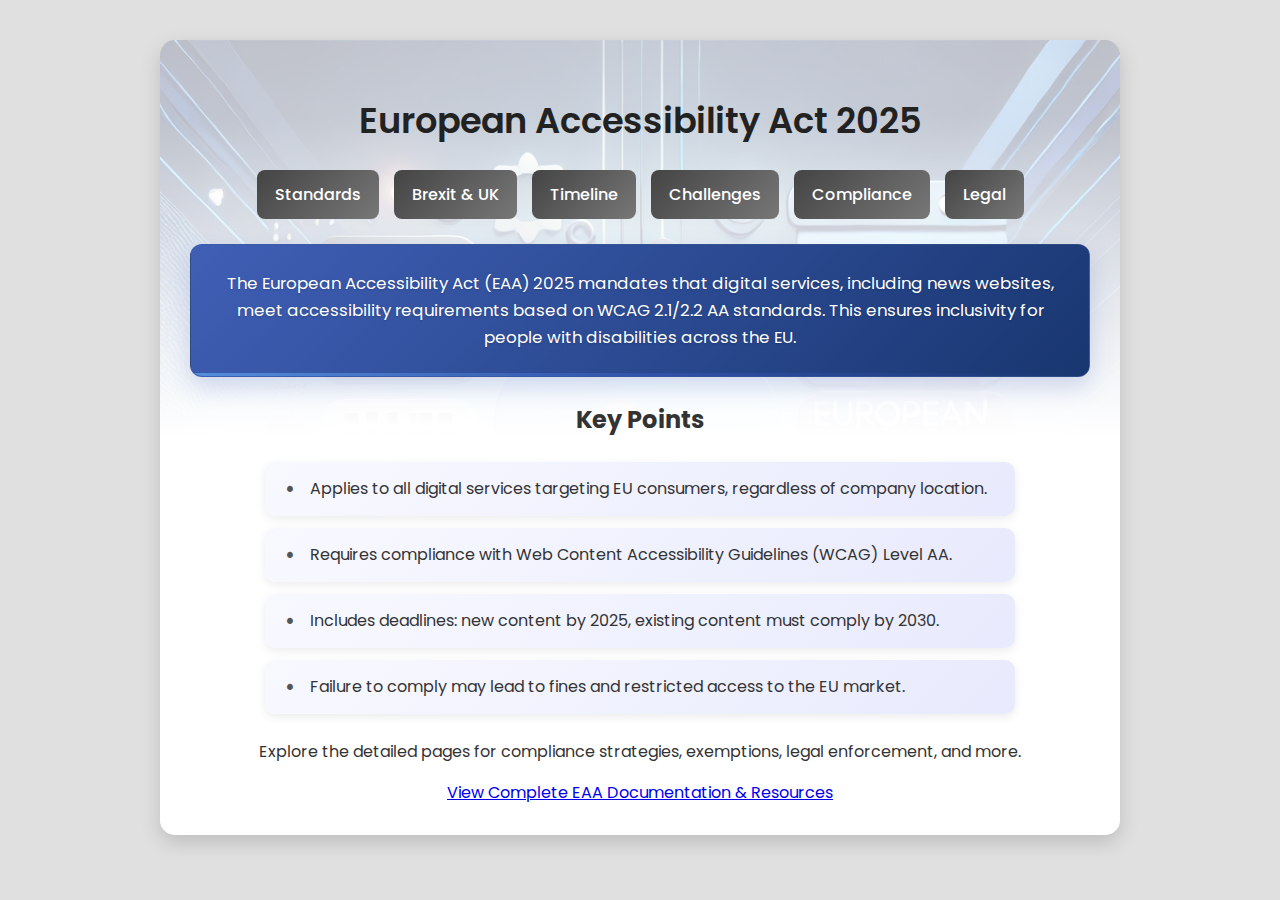
<file: public/index.html>
<!DOCTYPE html>
<html lang="en">
<head>
    <meta charset="UTF-8">
    <meta name="viewport" content="width=device-width, initial-scale=1.0">
    <title>European Accessibility Act 2025 - Overview</title>
    <link rel="stylesheet" href="assets/style.css">
    <script defer src="assets/script.js"></script>
</head>
<body>
    <div class="container">
        <h1>European Accessibility Act 2025</h1>
        <div class="nav">
            <a href="standards.html">Standards</a>
            <a href="brexit.html">Brexit & UK</a>
            <a href="timeline.html">Timeline</a>
            <a href="challenges.html">Challenges</a>
            <a href="compliance.html">Compliance</a>
            <a href="legal.html">Legal</a>
        </div>
        <div class="summary-box">
            <p>The European Accessibility Act (EAA) 2025 mandates that digital services, including news websites, meet accessibility requirements based on WCAG 2.1/2.2 AA standards. This ensures inclusivity for people with disabilities across the EU.</p>
        </div>
        <h2>Key Points</h2>
        <ul>
            <li>Applies to all digital services targeting EU consumers, regardless of company location.</li>
            <li>Requires compliance with Web Content Accessibility Guidelines (WCAG) Level AA.</li>
            <li>Includes deadlines: new content by 2025, existing content must comply by 2030.</li>
            <li>Failure to comply may lead to fines and restricted access to the EU market.</li>
        </ul>
        <p>Explore the detailed pages for compliance strategies, exemptions, legal enforcement, and more.</p>
        
        <div class="resource-link">
            <a href="document.html">View Complete EAA Documentation & Resources</a>
        </div>
    </div>
</body>
</html>
</file>
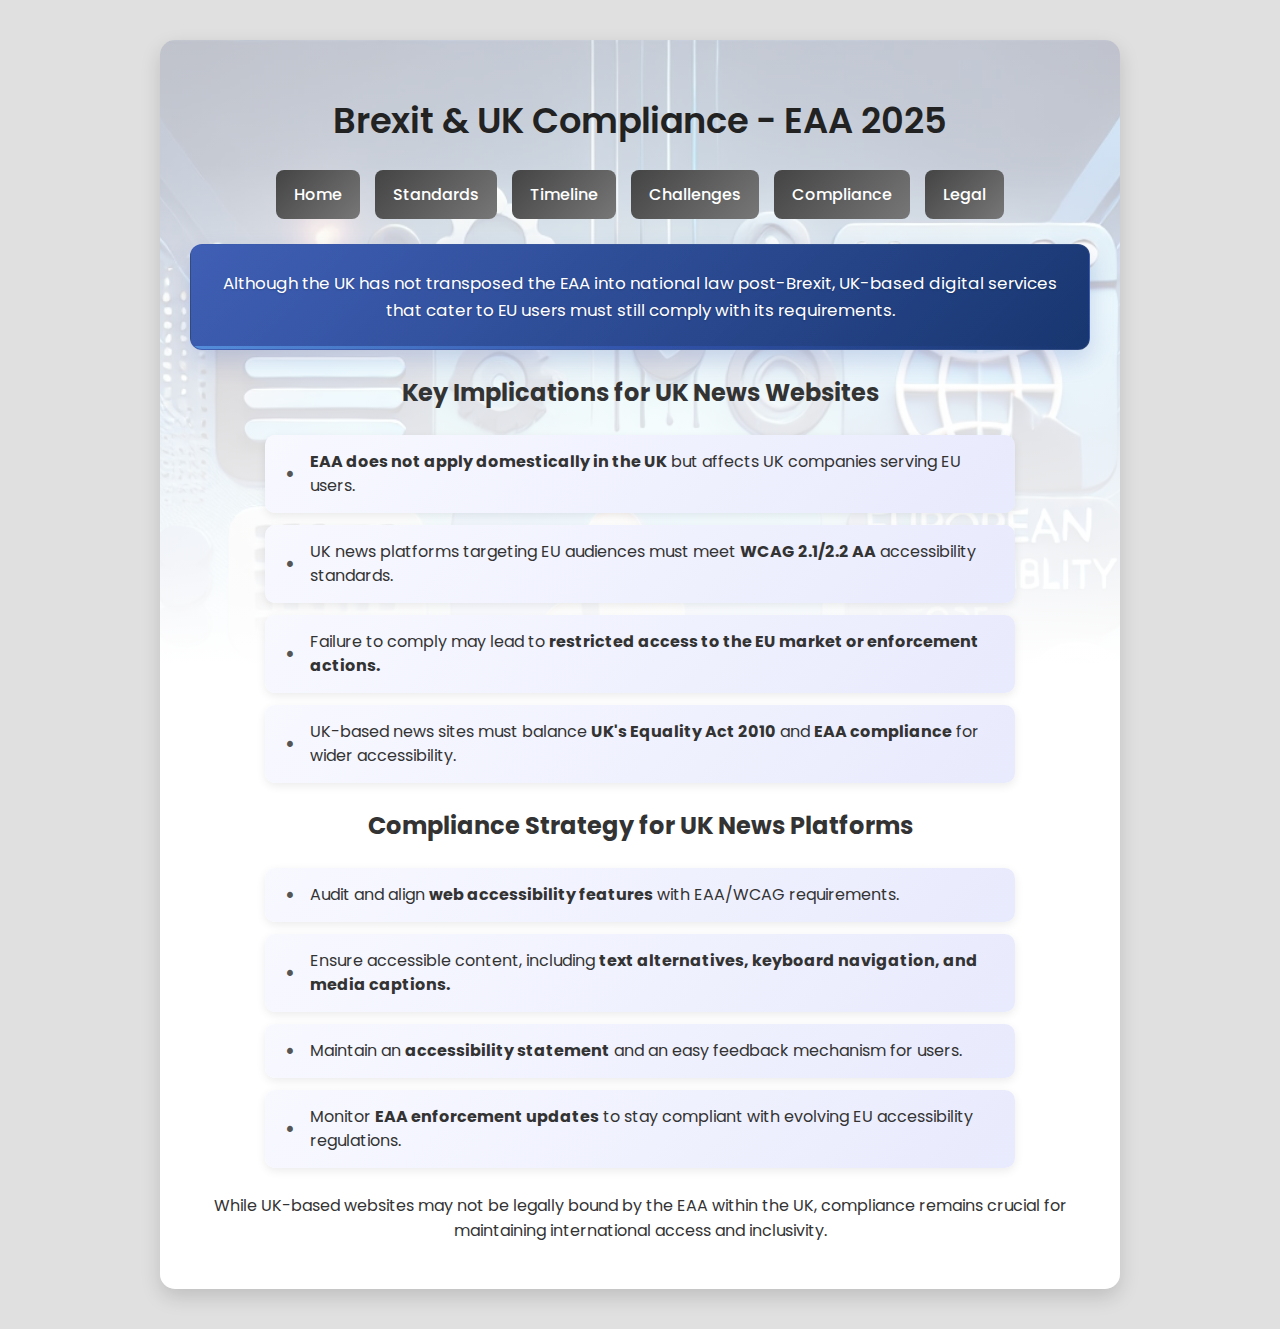
<file: public/brexit.html>
<!DOCTYPE html>
<html lang="en">
<head>
    <meta charset="UTF-8">
    <meta name="viewport" content="width=device-width, initial-scale=1.0">
    <title>Brexit & UK Compliance - EAA 2025</title>
    <link rel="stylesheet" href="assets/style.css">
    <script defer src="assets/script.js"></script>
</head>
<body>
    <div class="container">
        <h1>Brexit & UK Compliance - EAA 2025</h1>
        <div class="nav">
            <a href="index.html">Home</a>
            <a href="standards.html">Standards</a>
            <a href="timeline.html">Timeline</a>
            <a href="challenges.html">Challenges</a>
            <a href="compliance.html">Compliance</a>
            <a href="legal.html">Legal</a>
        </div>
        <div class="summary-box">
            <p>Although the UK has not transposed the EAA into national law post-Brexit, UK-based digital services that cater to EU users must still comply with its requirements.</p>
        </div>
        <h2>Key Implications for UK News Websites</h2>
        <ul>
            <li><strong>EAA does not apply domestically in the UK</strong> but affects UK companies serving EU users.</li>
            <li>UK news platforms targeting EU audiences must meet <strong>WCAG 2.1/2.2 AA</strong> accessibility standards.</li>
            <li>Failure to comply may lead to <strong>restricted access to the EU market or enforcement actions.</strong></li>
            <li>UK-based news sites must balance <strong>UK's Equality Act 2010</strong> and <strong>EAA compliance</strong> for wider accessibility.</li>
        </ul>
        <h2>Compliance Strategy for UK News Platforms</h2>
        <ul>
            <li>Audit and align <strong>web accessibility features</strong> with EAA/WCAG requirements.</li>
            <li>Ensure accessible content, including <strong>text alternatives, keyboard navigation, and media captions.</strong></li>
            <li>Maintain an <strong>accessibility statement</strong> and an easy feedback mechanism for users.</li>
            <li>Monitor <strong>EAA enforcement updates</strong> to stay compliant with evolving EU accessibility regulations.</li>
        </ul>
        <p>While UK-based websites may not be legally bound by the EAA within the UK, compliance remains crucial for maintaining international access and inclusivity.</p>
    </div>
</body>
</html>
</file>
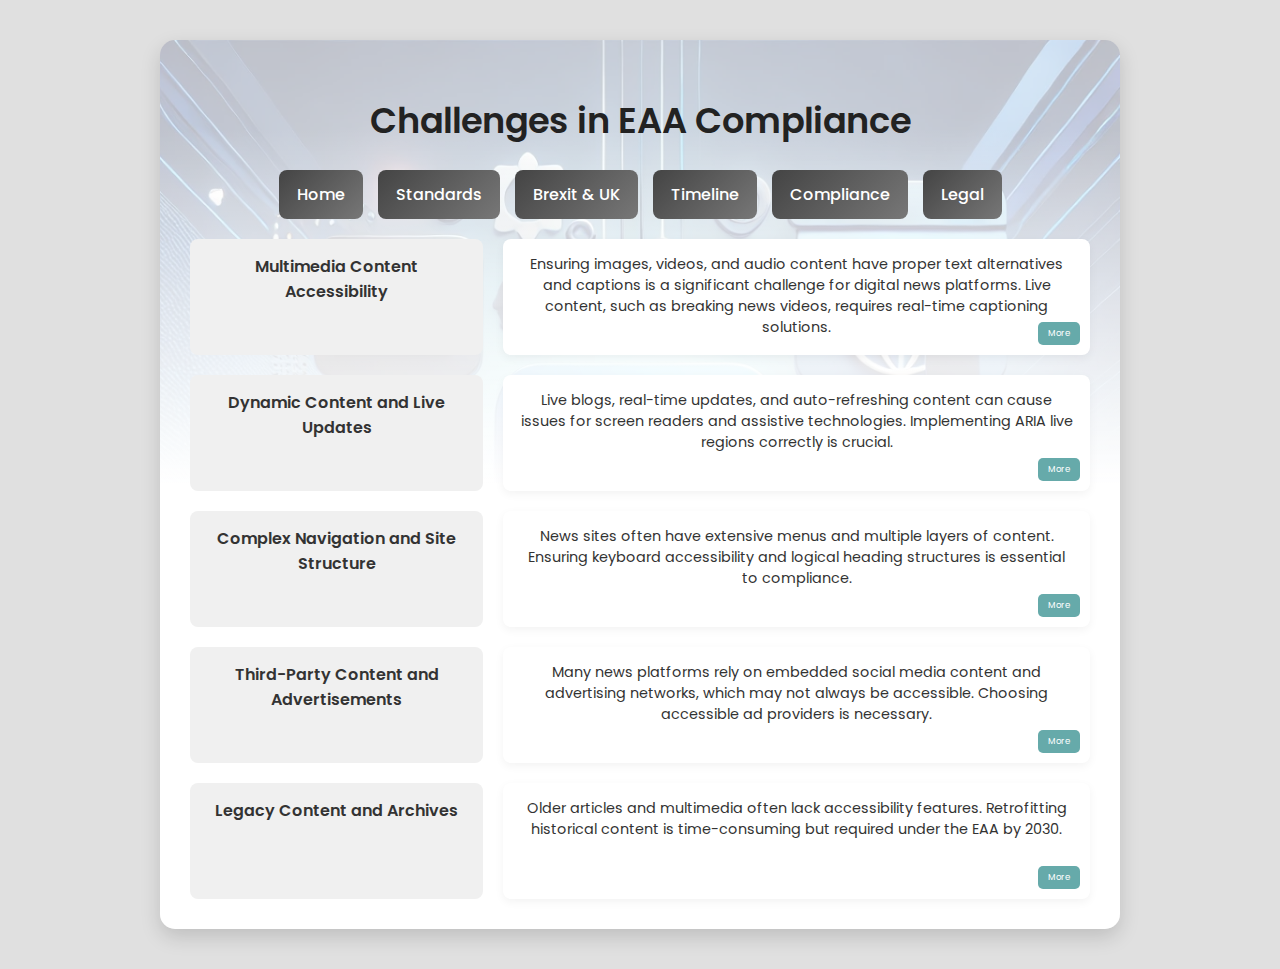
<file: public/challenges.html>
<!DOCTYPE html>
<html lang="en">
<head>
    <meta charset="UTF-8">
    <meta name="viewport" content="width=device-width, initial-scale=1.0">
    <title>Challenges in EAA Compliance</title>
    <link rel="stylesheet" href="assets/style.css">
    <script defer src="assets/script.js"></script>
</head>
<body>
    <div class="container">
        <h1>Challenges in EAA Compliance</h1>
        <div class="nav">
            <a href="index.html">Home</a>
            <a href="standards.html">Standards</a>
            <a href="brexit.html">Brexit & UK</a>
            <a href="timeline.html">Timeline</a>
            <a href="compliance.html">Compliance</a>
            <a href="legal.html">Legal</a>
        </div>
        <div class="challenges-grid">
            <div class="challenge-title">Multimedia Content Accessibility</div>
            <div class="challenge-detail">
                Ensuring images, videos, and audio content have proper text alternatives and captions is a significant challenge for digital news platforms. Live content, such as breaking news videos, requires real-time captioning solutions.
                <button class="more-btn" data-modal="modal1">More</button>
            </div>
            
            <div class="challenge-title">Dynamic Content and Live Updates</div>
            <div class="challenge-detail">
                Live blogs, real-time updates, and auto-refreshing content can cause issues for screen readers and assistive technologies. Implementing ARIA live regions correctly is crucial.
                <button class="more-btn" data-modal="modal2">More</button>
            </div>
            
            <div class="challenge-title">Complex Navigation and Site Structure</div>
            <div class="challenge-detail">
                News sites often have extensive menus and multiple layers of content. Ensuring keyboard accessibility and logical heading structures is essential to compliance.
                <button class="more-btn" data-modal="modal3">More</button>
            </div>
            
            <div class="challenge-title">Third-Party Content and Advertisements</div>
            <div class="challenge-detail">
                Many news platforms rely on embedded social media content and advertising networks, which may not always be accessible. Choosing accessible ad providers is necessary.
                <button class="more-btn" data-modal="modal4">More</button>
            </div>
            
            <div class="challenge-title">Legacy Content and Archives</div>
            <div class="challenge-detail">
                Older articles and multimedia often lack accessibility features. Retrofitting historical content is time-consuming but required under the EAA by 2030.
                <button class="more-btn" data-modal="modal5">More</button>
            </div>
        </div>
    </div>

    <!-- Modal Dialogs -->
    <div id="modal1" class="modal">
        <div class="modal-content">
            <span class="close">&times;</span>
            <h2>Multimedia Content Accessibility</h2>
            <div class="modal-text">
                <p>News sites often feature a high volume of images, videos, infographics, and audio clips. Ensuring all these media elements have appropriate text alternatives is a significant task. Every photo or chart in an article needs descriptive <strong>alt text</strong>, and all videos (including live-streamed news segments) should have <strong>captions or transcripts</strong> for deaf or hard-of-hearing users.</p>
                
                <p>Providing these alternatives in a fast-paced newsroom environment can be challenging – reporters and editors must integrate writing alt descriptions and uploading captions into their workflow. Live content is especially tough: e.g. live video feeds require real-time captioning or sign-language interpretation, which require planning and resources.</p>
                
                <p>Under the EAA, <strong>all visual or audio information must be conveyed in an accessible form</strong>, so news organizations need to devise processes (and invest in tools or services) to caption videos and describe images as part of publishing.</p>
                
                <p>Failing to provide alt text remains a widespread issue on websites globally. News platforms must overcome the "speed vs. completeness" dilemma by prioritizing accessibility as highly as breaking the story – e.g. publish a short article quickly but update with full captions and descriptions shortly after if necessary.</p>
            </div>
        </div>
    </div>

    <div id="modal2" class="modal">
        <div class="modal-content">
            <span class="close">&times;</span>
            <h2>Dynamic Content and Live Updates</h2>
            <div class="modal-text">
                <p>Many digital news outlets provide <strong>live blogs, tickers, or auto-updating feeds</strong> (for example, live election results, sports scores, or breaking news updates that push new content periodically). These dynamic updates can confuse assistive technology if not handled properly – a screen reader user might not be notified of new content, or focus might move unpredictably.</p>
                
                <p>Making live-updating content accessible requires careful use of ARIA live regions or polite announcements so that new information is presented to users without disrupting their reading. It's a technical challenge to ensure that any auto-refreshing content does not disorient users or become unreachable via keyboard.</p>
                
                <p>Similarly, features like infinite scroll (common on news sites to continuously load more articles) need to be implemented in an accessible way (with proper region markers and the ability to navigate via headings or pagination).</p>
                
                <p><strong>Timing issues</strong> can also arise – for example, if a site uses rotating carousels or slideshows for top stories, users must have controls to pause or manually navigate them to meet operability guidelines. Managing these interactive and time-sensitive elements in compliance with WCAG can be complex, and often requires custom development and thorough testing.</p>
            </div>
        </div>
    </div>

    <div id="modal3" class="modal">
        <div class="modal-content">
            <span class="close">&times;</span>
            <h2>Complex Navigation and Site Structure</h2>
            <div class="modal-text">
                <p>News websites typically have <strong>complex navigation systems</strong> with multiple levels of menus, sections, and categorization. This complexity poses significant accessibility challenges: all navigation elements must be operable via keyboard, properly labeled for screen readers, and logically structured.</p>
                
                <p>Dropdown menus, hamburger navigations on mobile, and mega-menus common to news sites must use proper ARIA attributes and keyboard focus management. For example, a keyboard user should be able to open a dropdown, navigate through its options, and return to the main navigation without getting trapped.</p>
                
                <p>The <strong>overall site structure</strong> should follow a clear heading hierarchy (H1, H2, etc.) that makes logical sense - many news sites fail this by using headings for visual styling rather than structural organization. Screen reader users rely heavily on proper heading structure to understand page organization and navigate efficiently.</p>
                
                <p>For news sites with segmented or paginated articles, there must be clear, accessible controls to move between pages or sections. Search functionality needs to be easily findable and operable without a mouse. Skip navigation links should allow users to bypass repetitive navigation elements.</p>
                
                <p>These navigation requirements can be challenging to implement when a site has evolved over many years and has complex templates serving different content types (breaking news, feature stories, opinion pieces, etc.). All these must maintain accessibility while preserving the site's visual brand and user experience.</p>
            </div>
        </div>
    </div>

    <div id="modal4" class="modal">
        <div class="modal-content">
            <span class="close">&times;</span>
            <h2>Third-Party Content and Advertisements</h2>
            <div class="modal-text">
                <p>Digital news sites frequently <strong>embed content from third parties</strong> – social media posts, video players from external sources, interactive elements like maps, and advertising networks. This creates a significant accessibility challenge because these elements are often outside the direct control of the news site developers.</p>
                
                <p>Advertisements are particularly problematic. Ad networks may deliver content that fails accessibility standards (e.g., ads with rapidly flashing content, unlabeled interactive elements, or poor contrast ratios). Under the EAA, news organizations cannot simply blame third-party providers – they bear responsibility for ensuring <strong>all content on their site, including ads</strong>, meets accessibility requirements.</p>
                
                <p>Social media embeds (e.g., Twitter/X feeds or Facebook posts) might lack proper semantic structure, keyboard accessibility, or appropriate text alternatives. News sites must either work with platforms to ensure their embed codes meet standards, or create accessible alternatives to display this third-party content.</p>
                
                <p>The practical solution often involves a combination of approaches: vetting ad providers for accessibility compliance, implementing fallbacks for inaccessible third-party widgets, negotiating with partners about accessibility requirements, and in some cases, creating custom accessible wrappers around third-party content.</p>
                
                <p>Some news organizations are moving toward <strong>reservation of specific display space</strong> for ads, with strict requirements for what can be displayed there, giving them more control over accessibility compliance. For embedded content like YouTube videos or social media posts, news sites should ensure proper keyboard controls are maintained and that screen reader users can access the content or an equivalent alternative.</p>
            </div>
        </div>
    </div>

    <div id="modal5" class="modal">
        <div class="modal-content">
            <span class="close">&times;</span>
            <h2>Legacy Content and Archives</h2>
            <div class="modal-text">
                <p>News organizations often maintain extensive <strong>archives of historical content</strong>, sometimes dating back decades. These archives can contain thousands of articles, images, videos, and interactive features that were created before accessibility standards were widely adopted or required.</p>
                
                <p>The EAA recognizes this challenge by establishing a <strong>longer timeline for legacy content</strong>. While new content must be accessible by June 2025, existing content only needs to comply by 2030. However, this still represents a significant undertaking for news sites with vast repositories of historical material.</p>
                
                <p>Retrofitting accessibility features onto legacy content presents several challenges:</p>
                
                <ul>
                    <li><strong>Scale:</strong> News sites may have hundreds of thousands of archived articles and media files requiring updates</li>
                    <li><strong>Technical debt:</strong> Content may exist in legacy CMS systems or outdated formats that are difficult to modify</li>
                    <li><strong>Missing assets:</strong> Original images or video files might be unavailable for adding descriptions or captions</li>
                    <li><strong>Resource constraints:</strong> Manually reviewing and remediating years of content requires significant staff time</li>
                </ul>
                
                <p>Some organizations are adopting a <strong>phased approach</strong>, prioritizing the most frequently accessed archive content first. Others are exploring automated solutions like AI-generated image descriptions, though these require human verification for accuracy.</p>
                
                <p>The dilemma many face is whether to invest heavily in remediating old content or to replace legacy systems entirely with new, accessible infrastructure. Both approaches require significant investment, but front-loading accessibility into new systems may be more cost-effective long-term than continually patching old ones.</p>
            </div>
        </div>
    </div>

    <script>
        document.addEventListener('DOMContentLoaded', function() {
            const modals = document.querySelectorAll('.modal');
            const moreBtns = document.querySelectorAll('.more-btn');
            const closeBtns = document.querySelectorAll('.close');

            // Function to open modal
            function openModal(modalId) {
                const modal = document.getElementById(modalId);
                if (modal) {
                    modal.style.display = 'block';
                    document.body.style.overflow = 'hidden'; // Prevent background scrolling
                }
            }

            // Function to close modal
            function closeModal(modal) {
                modal.style.display = 'none';
                document.body.style.overflow = ''; // Restore scrolling
            }

            // Add click event listener to each "More" button
            moreBtns.forEach(btn => {
                btn.addEventListener('click', function(e) {
                    e.preventDefault(); // Prevent default button behavior
                    const modalId = this.getAttribute('data-modal');
                    openModal(modalId);
                });
            });

            // Add click event listener to each close button
            closeBtns.forEach(btn => {
                btn.addEventListener('click', function() {
                    closeModal(this.closest('.modal'));
                });
            });

            // Close modal when clicking outside of it
            window.addEventListener('click', function(event) {
                if (event.target.classList.contains('modal')) {
                    closeModal(event.target);
                }
            });

            // Close modal with ESC key
            document.addEventListener('keydown', function(e) {
                if (e.key === 'Escape') {
                    modals.forEach(modal => {
                        if (modal.style.display === 'block') {
                            closeModal(modal);
                        }
                    });
                }
            });
        });
    </script>
</body>
</html>
</file>
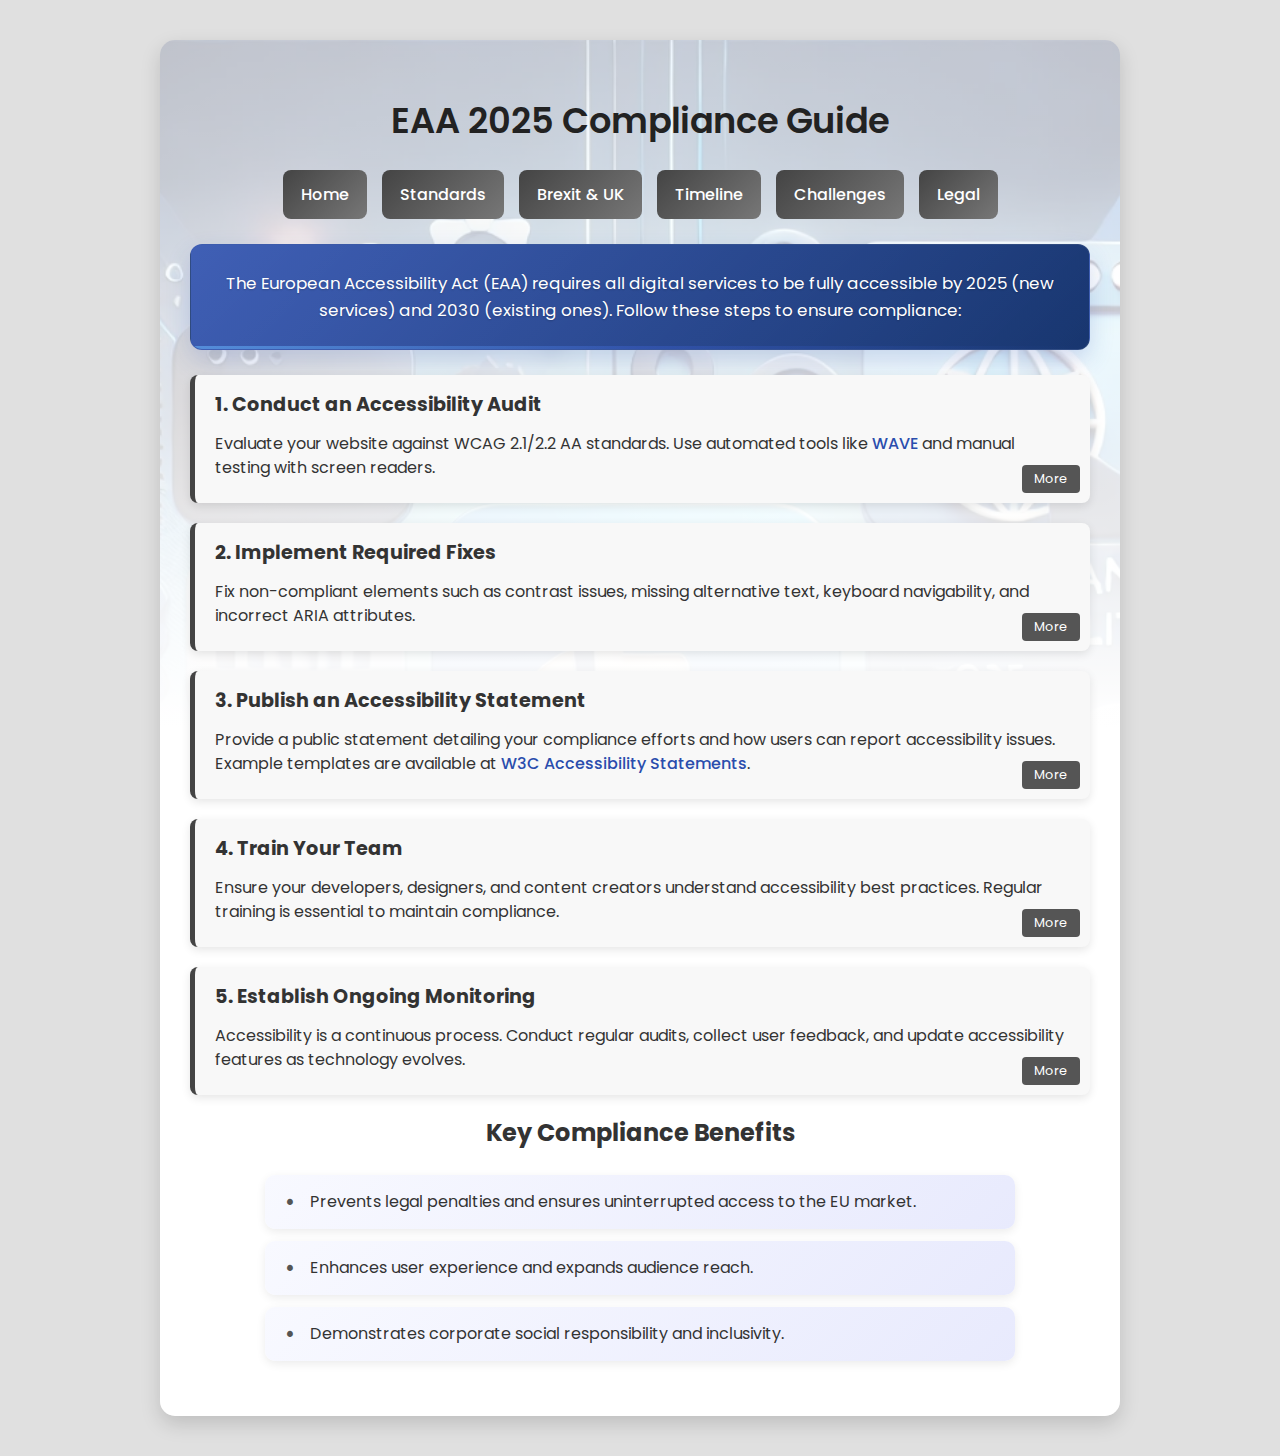
<file: public/compliance.html>
<!DOCTYPE html>
<html lang="en">
<head>
    <meta charset="UTF-8">
    <meta name="viewport" content="width=device-width, initial-scale=1.0">
    <title>EAA 2025 Compliance Guide</title>
    <link rel="stylesheet" href="assets/style.css">
    <script defer src="assets/script.js"></script>
</head>
<body>
    <div class="container">
        <h1>EAA 2025 Compliance Guide</h1>
        <div class="nav">
            <a href="index.html">Home</a>
            <a href="standards.html">Standards</a>
            <a href="brexit.html">Brexit & UK</a>
            <a href="timeline.html">Timeline</a>
            <a href="challenges.html">Challenges</a>
            <a href="legal.html">Legal</a>
        </div>
        
        <div class="summary-box">
            <p>The European Accessibility Act (EAA) requires all digital services to be fully accessible by 2025 (new services) and 2030 (existing ones). Follow these steps to ensure compliance:</p>
        </div>

        <div class="callout">
            <h3>1. Conduct an Accessibility Audit</h3>
            <p>Evaluate your website against WCAG 2.1/2.2 AA standards. Use automated tools like <a href="https://wave.webaim.org/" target="_blank">WAVE</a> and manual testing with screen readers.</p>
            <button class="more-btn" data-modal="modal1">More</button>
        </div>
        
        <div class="callout">
            <h3>2. Implement Required Fixes</h3>
            <p>Fix non-compliant elements such as contrast issues, missing alternative text, keyboard navigability, and incorrect ARIA attributes.</p>
            <button class="more-btn" data-modal="modal2">More</button>
        </div>
        
        <div class="callout">
            <h3>3. Publish an Accessibility Statement</h3>
            <p>Provide a public statement detailing your compliance efforts and how users can report accessibility issues. Example templates are available at <a href="https://www.w3.org/WAI/planning/statements/" target="_blank">W3C Accessibility Statements</a>.</p>
            <button class="more-btn" data-modal="modal3">More</button>
        </div>
        
        <div class="callout">
            <h3>4. Train Your Team</h3>
            <p>Ensure your developers, designers, and content creators understand accessibility best practices. Regular training is essential to maintain compliance.</p>
            <button class="more-btn" data-modal="modal4">More</button>
        </div>
        
        <div class="callout">
            <h3>5. Establish Ongoing Monitoring</h3>
            <p>Accessibility is a continuous process. Conduct regular audits, collect user feedback, and update accessibility features as technology evolves.</p>
            <button class="more-btn" data-modal="modal5">More</button>
        </div>
        
        <h2>Key Compliance Benefits</h2>
        <ul>
            <li>Prevents legal penalties and ensures uninterrupted access to the EU market.</li>
            <li>Enhances user experience and expands audience reach.</li>
            <li>Demonstrates corporate social responsibility and inclusivity.</li>
        </ul>
    </div>

    <!-- Modal Dialogs -->
    <div id="modal1" class="modal">
        <div class="modal-content">
            <span class="close">&times;</span>
            <h2>Conduct an Accessibility Audit</h2>
            <div class="modal-text">
                <p>Evaluate your website against WCAG 2.1/2.2 AA standards. Use automated tools like <a href="https://wave.webaim.org/" target="_blank">WAVE</a> and manual testing with screen readers.</p>
                <p>Automated tools can help identify common issues such as missing alt text, contrast errors, and improper use of ARIA attributes. However, manual testing is essential to catch issues that automated tools might miss, such as keyboard navigability and screen reader compatibility.</p>
                <p>Regular audits ensure that your website remains compliant as new content is added and as accessibility standards evolve.</p>
                <p>In practice, this means digital news platforms should conform to recognized standards equivalent to WCAG 2.1/2.2 Level AA for their web content. WCAG Level AA is effectively “where the EAA wants you to be,” setting the baseline for EU compliance by 2025.</p>
                <p>To guide compliance, the EU will publish harmonised standards (such as an updated EN 301 549, which is based on WCAG) – any website meeting these technical standards will be presumed to conform to the EAA’s requirements.</p>
                <p>In summary, news websites serving EU users should be built and maintained to WCAG 2.1+ AA criteria (e.g. text alternatives for non-text content, keyboard navigability, sufficient color contrast, captions on videos, etc.), ensuring content is perceivable, operable, understandable and robust for all users.</p>
            </div>
        </div>
    </div>

    <div id="modal2" class="modal">
        <div class="modal-content">
            <span class="close">&times;</span>
            <h2>Implement Required Fixes</h2>
            <div class="modal-text">
                <p>Fix non-compliant elements such as contrast issues, missing alternative text, keyboard navigability, and incorrect ARIA attributes.</p>
                <p>Ensure that all images have descriptive alt text, all interactive elements are keyboard accessible, and that ARIA attributes are used correctly to enhance accessibility for screen reader users.</p>
                <p>Addressing these issues promptly helps prevent accessibility barriers for users with disabilities and ensures compliance with the EAA.</p>
                <p>Here are some specific steps to implement required fixes:</p>
                <ul>
                    <li><strong>Contrast Issues:</strong> Ensure that text and background colors have sufficient contrast to be readable by users with visual impairments. Use tools like the <a href="https://webaim.org/resources/contrastchecker/" target="_blank">WebAIM Contrast Checker</a> to verify contrast ratios.</li>
                    <li><strong>Alternative Text:</strong> Provide descriptive alt text for all images, ensuring that screen reader users can understand the content and purpose of each image.</li>
                    <li><strong>Keyboard Navigability:</strong> Ensure that all interactive elements (e.g., links, buttons, forms) are accessible via keyboard. Users should be able to navigate through the website using the Tab key and activate elements using the Enter or Space keys.</li>
                    <li><strong>ARIA Attributes:</strong> Use ARIA (Accessible Rich Internet Applications) attributes correctly to enhance the accessibility of dynamic content and interactive elements. Ensure that ARIA roles, states, and properties are used appropriately to convey information to screen readers.</li>
                </ul>
                <p>By addressing these issues, you can create a more inclusive and accessible website that complies with the EAA and provides a better user experience for all visitors.</p>
            </div>
        </div>
    </div>

    <div id="modal3" class="modal">
        <div class="modal-content">
            <span class="close">&times;</span>
            <h2>Publish an Accessibility Statement</h2>
            <div class="modal-text">
                <p>Provide a public statement detailing your compliance efforts and how users can report accessibility issues. Example templates are available at <a href="https://www.w3.org/WAI/planning/statements/" target="_blank">W3C Accessibility Statements</a>.</p>
                <p>An accessibility statement demonstrates your commitment to accessibility and provides transparency about your efforts. It should include contact information for users to report issues and a summary of the steps you have taken to ensure accessibility.</p>
                <p>Regularly updating the statement ensures that it reflects the current state of your website's accessibility and any ongoing efforts to improve it.</p>
                <p>Here are some key elements to include in your accessibility statement:</p>
                <ul>
                    <li><strong>Commitment to Accessibility:</strong> A clear statement of your organization's commitment to ensuring digital accessibility for all users, including those with disabilities.</li>
                    <li><strong>Standards and Guidelines:</strong> Information about the accessibility standards and guidelines your website follows, such as WCAG 2.1/2.2 AA.</li>
                    <li><strong>Accessibility Features:</strong> A description of the accessibility features implemented on your website, such as text alternatives for non-text content, keyboard navigability, and sufficient color contrast.</li>
                    <li><strong>Contact Information:</strong> Provide contact details for users to report accessibility issues or request assistance. Include multiple contact methods, such as email, phone, and a web form.</li>
                    <li><strong>Feedback Mechanism:</strong> Encourage users to provide feedback on the accessibility of your website and describe how you will address their concerns.</li>
                    <li><strong>Ongoing Efforts:</strong> Outline your ongoing efforts to maintain and improve accessibility, including regular audits, staff training, and updates to accessibility features.</li>
                </ul>
                <p>By including these elements in your accessibility statement, you can demonstrate your commitment to accessibility and provide users with the information they need to engage with your website effectively.</p>
            </div>
        </div>
    </div>

    <div id="modal4" class="modal">
        <div class="modal-content">
            <span class="close">&times;</span>
            <h2>Train Your Team</h2>
            <div class="modal-text">
                <p>Ensure your developers, designers, and content creators understand accessibility best practices. Regular training is essential to maintain compliance.</p>
                <p>Provide training on topics such as accessible design principles, coding techniques, and content creation. Encourage your team to stay informed about the latest accessibility standards and guidelines.</p>
                <p>Here are some key areas to focus on when training your team:</p>
                <ul>
                    <li><strong>Accessible Design Principles:</strong> Teach your team the principles of accessible design, such as ensuring sufficient color contrast, using clear and simple language, and providing text alternatives for non-text content.</li>
                    <li><strong>Coding Techniques:</strong> Train developers on coding techniques that enhance accessibility, such as using semantic HTML, ensuring keyboard accessibility, and implementing ARIA roles and attributes correctly.</li>
                    <li><strong>Content Creation:</strong> Educate content creators on how to produce accessible content, including writing descriptive alt text for images, using headings correctly, and ensuring that multimedia content is accessible through captions and transcripts.</li>
                    <li><strong>Testing and Evaluation:</strong> Teach your team how to test and evaluate the accessibility of your website using automated tools and manual testing methods, such as screen reader testing and keyboard navigation checks.</li>
                </ul>
                <p>By providing comprehensive training on these topics, you can ensure that your team has the knowledge and skills needed to create and maintain an accessible website.</p>
            </div>
        </div>
    </div>

    <div id="modal5" class="modal">
        <div class="modal-content">
            <span class="close">&times;</span>
            <h2>Establish Ongoing Monitoring</h2>
            <div class="modal-text">
                <p>Accessibility is a continuous process. Conduct regular audits, collect user feedback, and update accessibility features as technology evolves.</p>
                <p>Regular monitoring helps identify new accessibility issues that may arise as your website changes and as new technologies are introduced. Encourage users to provide feedback on accessibility and use this feedback to make improvements.</p>
                <p>Here are some key steps to establish ongoing monitoring:</p>
                <ul>
                    <li><strong>Regular Audits:</strong> Schedule regular accessibility audits to identify and address new issues. Use a combination of automated tools and manual testing to ensure comprehensive coverage.</li>
                    <li><strong>User Feedback:</strong> Implement a feedback mechanism that allows users to report accessibility issues. Actively encourage feedback and use it to make improvements.</li>
                    <li><strong>Update Accessibility Features:</strong> As technology evolves, update your accessibility features to ensure they remain effective. Stay informed about the latest accessibility standards and best practices.</li>
                    <li><strong>Training and Awareness:</strong> Continuously train your team on accessibility best practices and raise awareness about the importance of accessibility. Ensure that new team members receive accessibility training as part of their onboarding process.</li>
                    <li><strong>Documentation:</strong> Maintain thorough documentation of your accessibility efforts, including audit results, user feedback, and updates to accessibility features. Use this documentation to track progress and demonstrate compliance.</li>
                </ul>
                <p>By staying proactive and responsive to accessibility needs, you can ensure that your website remains compliant and accessible to all users.</p>
            </div>
        </div>
    </div>

    <script>
        document.addEventListener('DOMContentLoaded', function() {
            const modals = document.querySelectorAll('.modal');
            const moreBtns = document.querySelectorAll('.more-btn');
            const closeBtns = document.querySelectorAll('.close');

            // Function to open modal
            function openModal(modalId) {
                const modal = document.getElementById(modalId);
                if (modal) {
                    modal.style.display = 'block';
                    document.body.style.overflow = 'hidden'; // Prevent background scrolling
                }
            }

            // Function to close modal
            function closeModal(modal) {
                modal.style.display = 'none';
                document.body.style.overflow = ''; // Restore scrolling
            }

            // Add click event listener to each "More" button
            moreBtns.forEach(btn => {
                btn.addEventListener('click', function(e) {
                    e.preventDefault(); // Prevent default button behavior
                    const modalId = this.getAttribute('data-modal');
                    openModal(modalId);
                });
            });

            // Add click event listener to each close button
            closeBtns.forEach(btn => {
                btn.addEventListener('click', function() {
                    closeModal(this.closest('.modal'));
                });
            });

            // Close modal when clicking outside of it
            window.addEventListener('click', function(event) {
                if (event.target.classList.contains('modal')) {
                    closeModal(event.target);
                }
            });

            // Close modal with ESC key
            document.addEventListener('keydown', function(e) {
                if (e.key === 'Escape') {
                    modals.forEach(modal => {
                        if (modal.style.display === 'block') {
                            closeModal(modal);
                        }
                    });
                }
            });
        });
    </script>
</body>
</html>
</file>
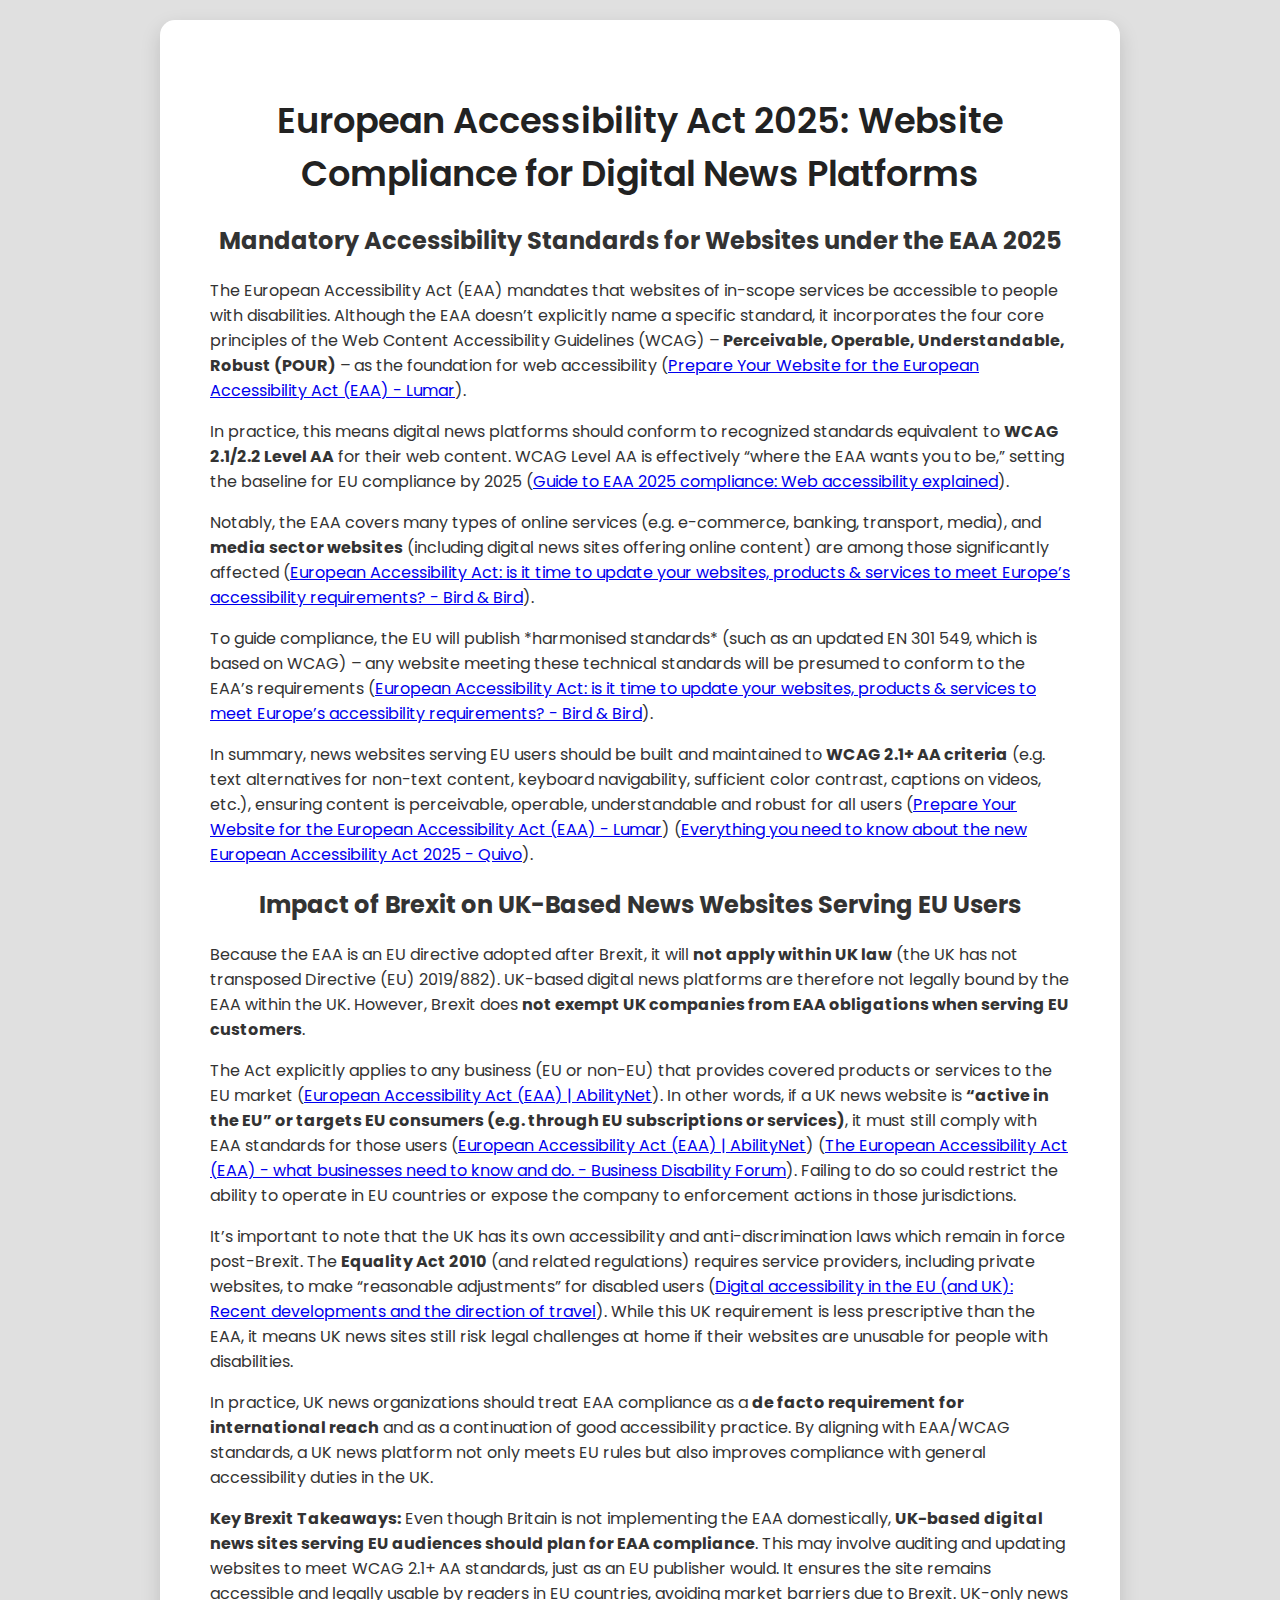
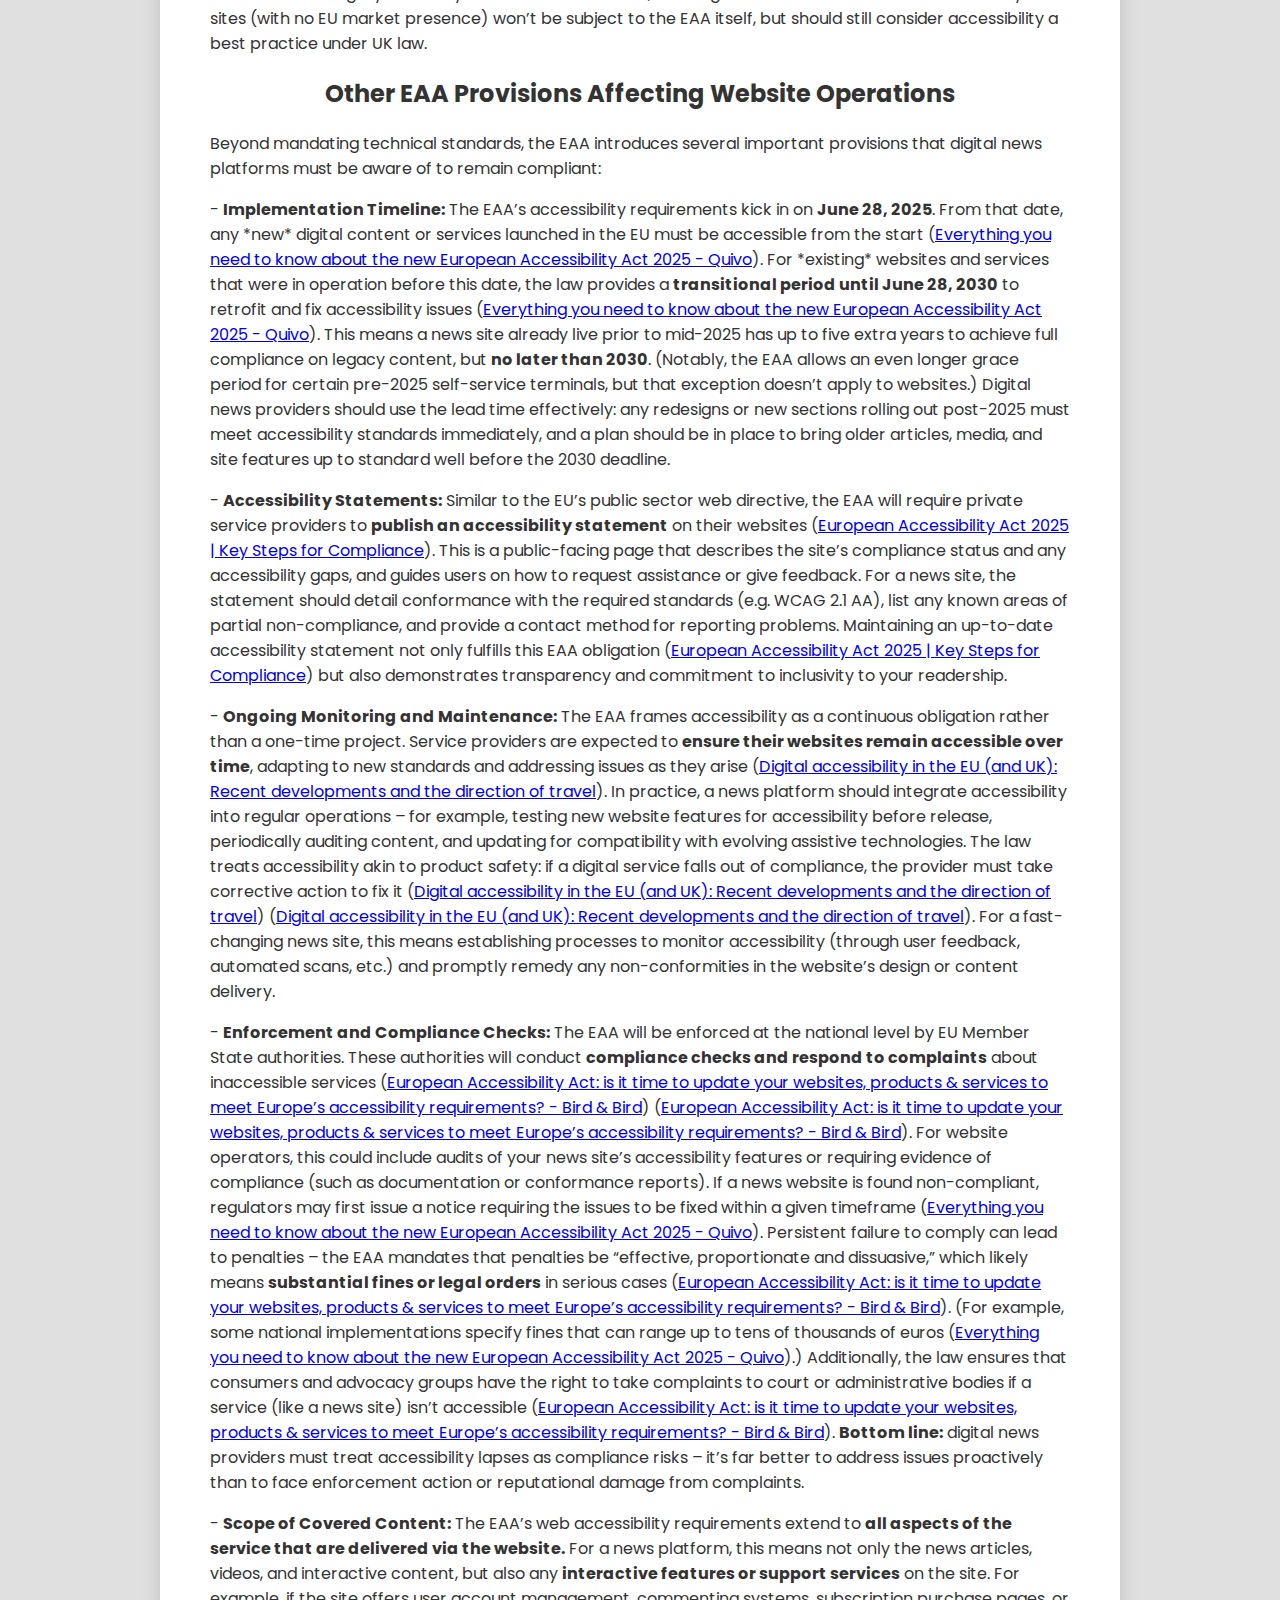
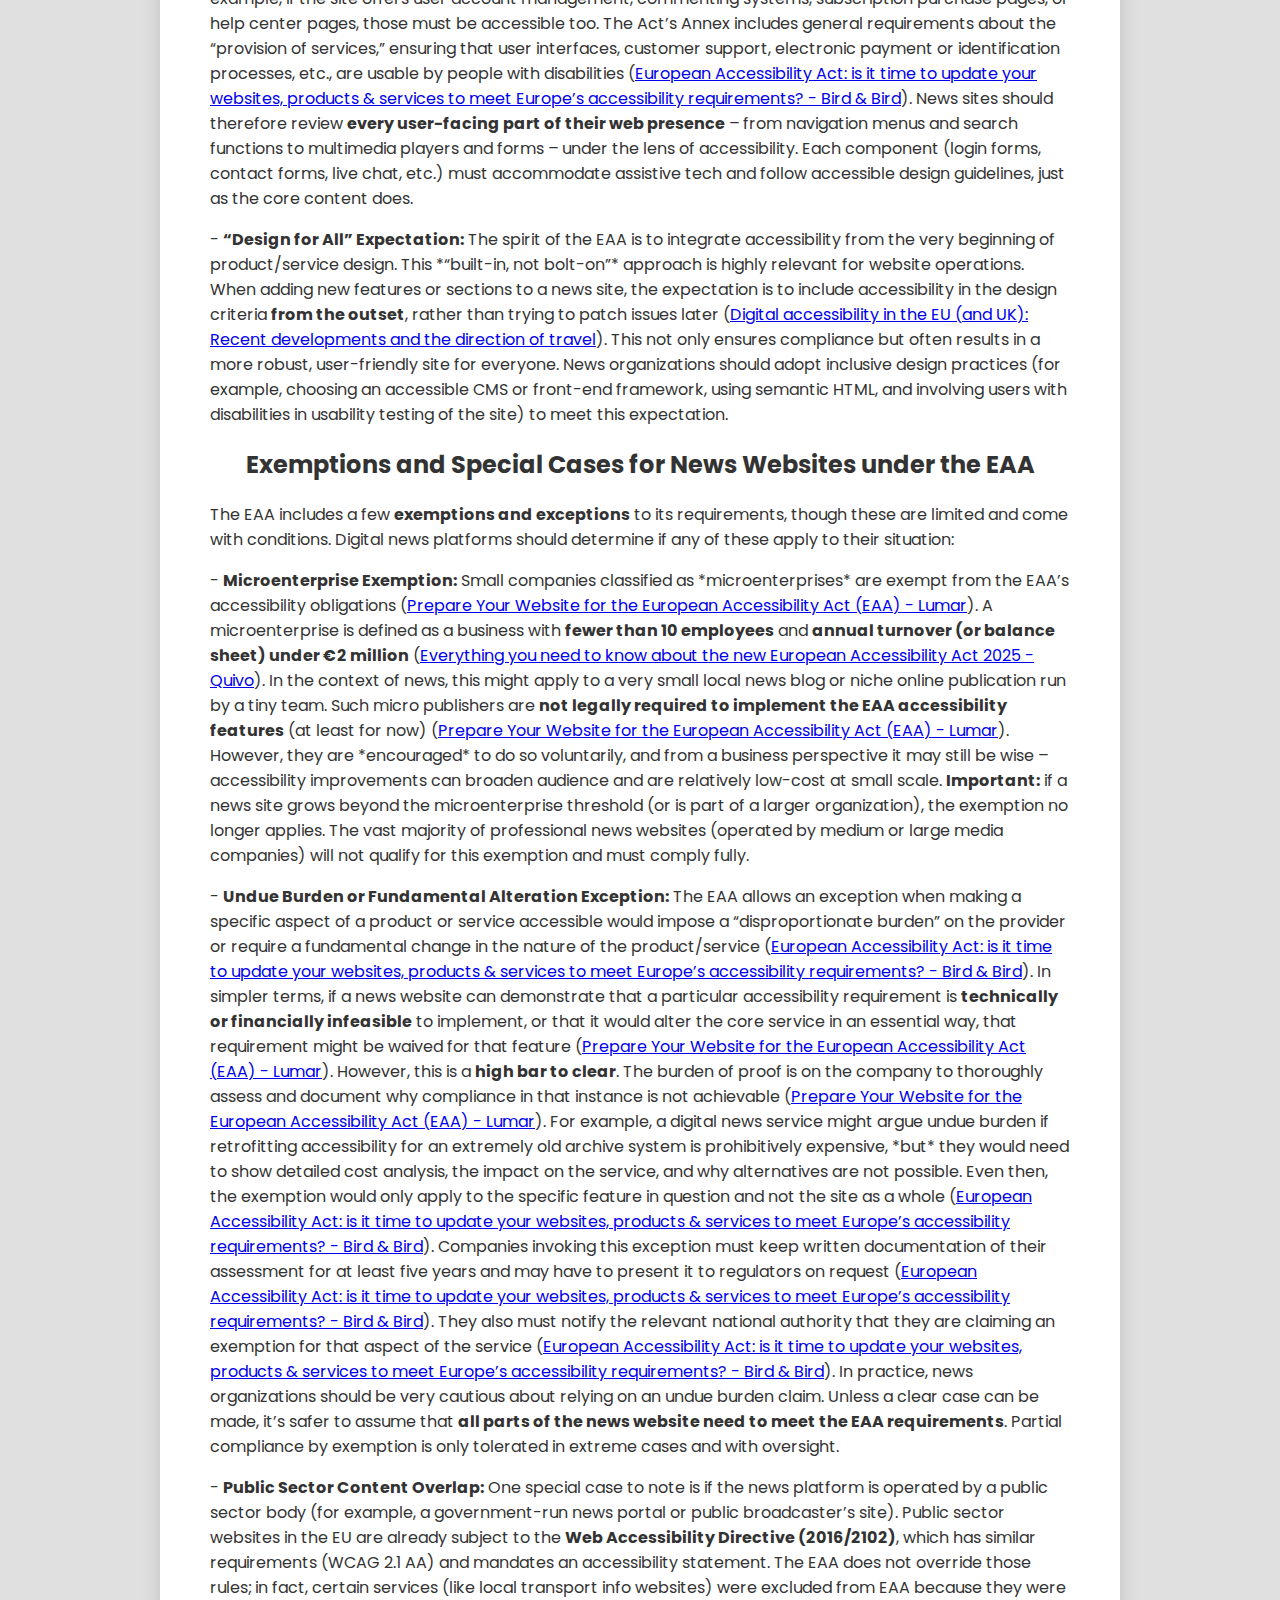
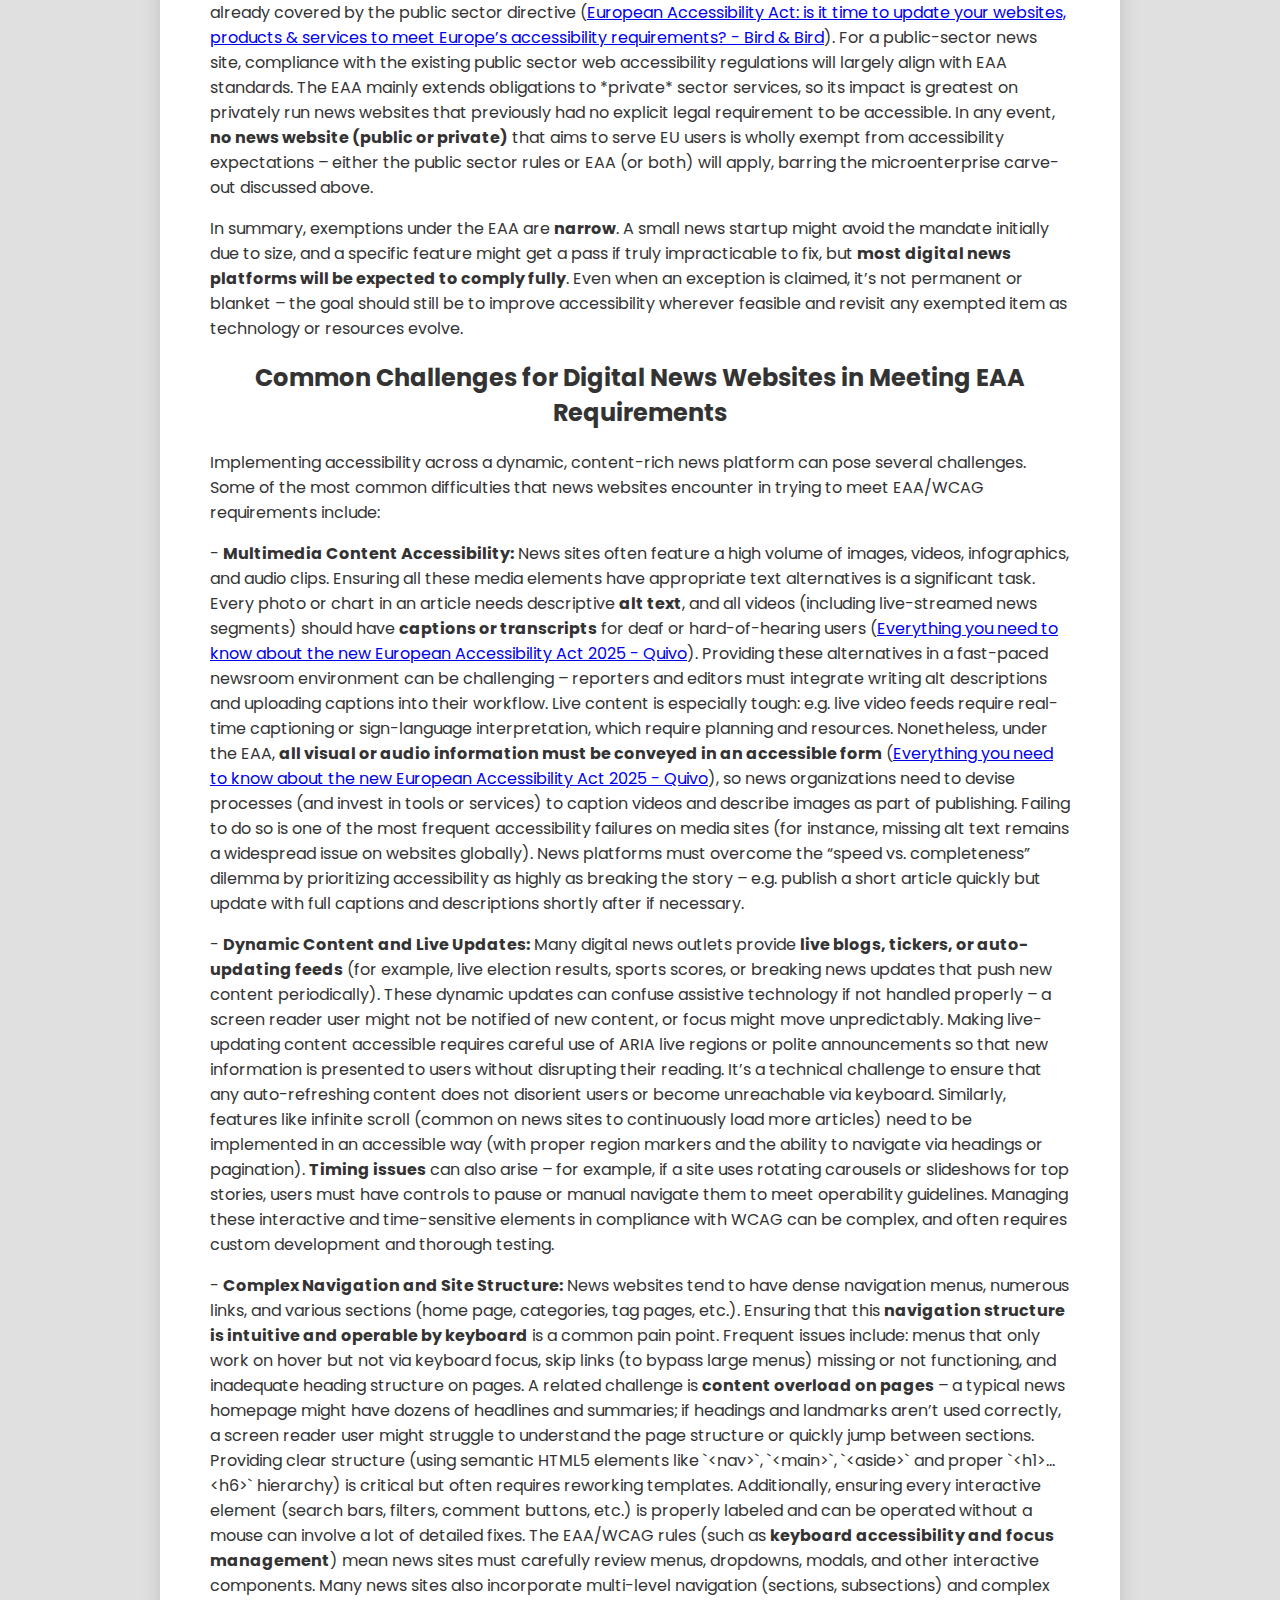
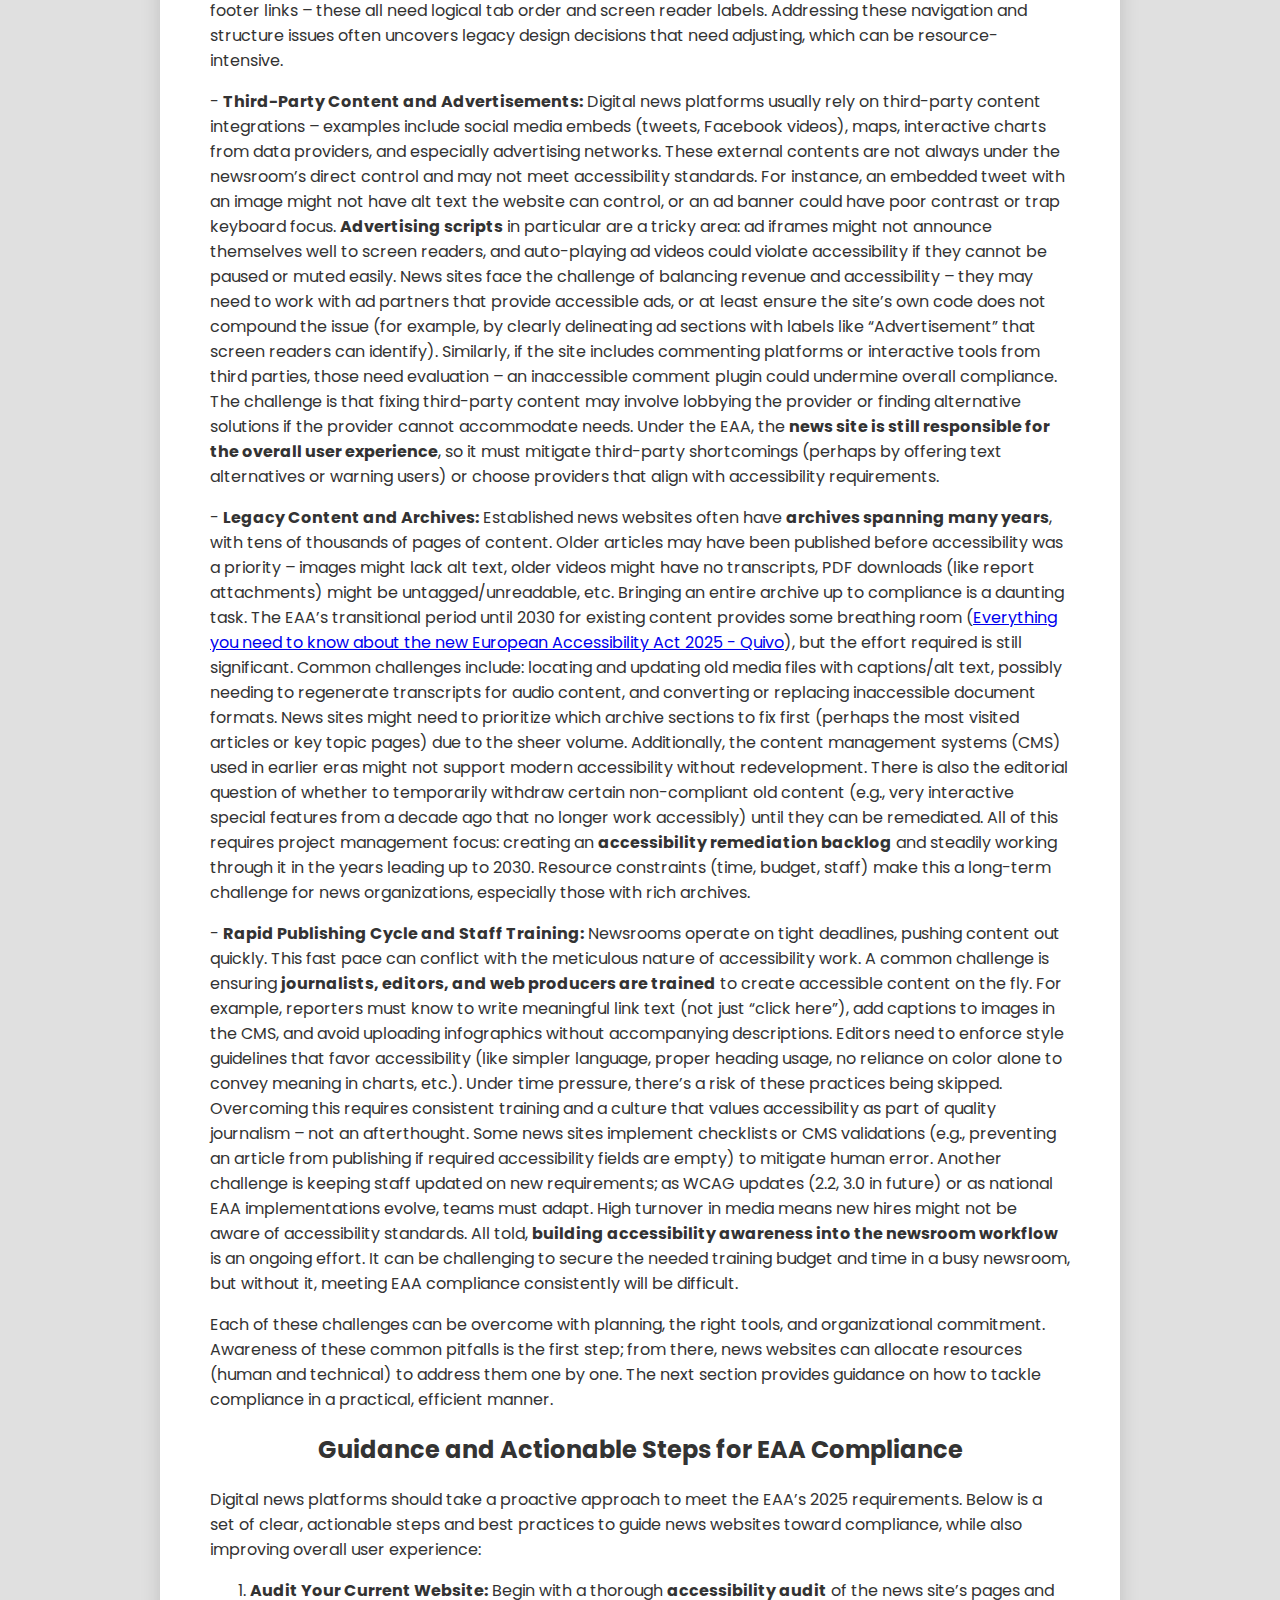
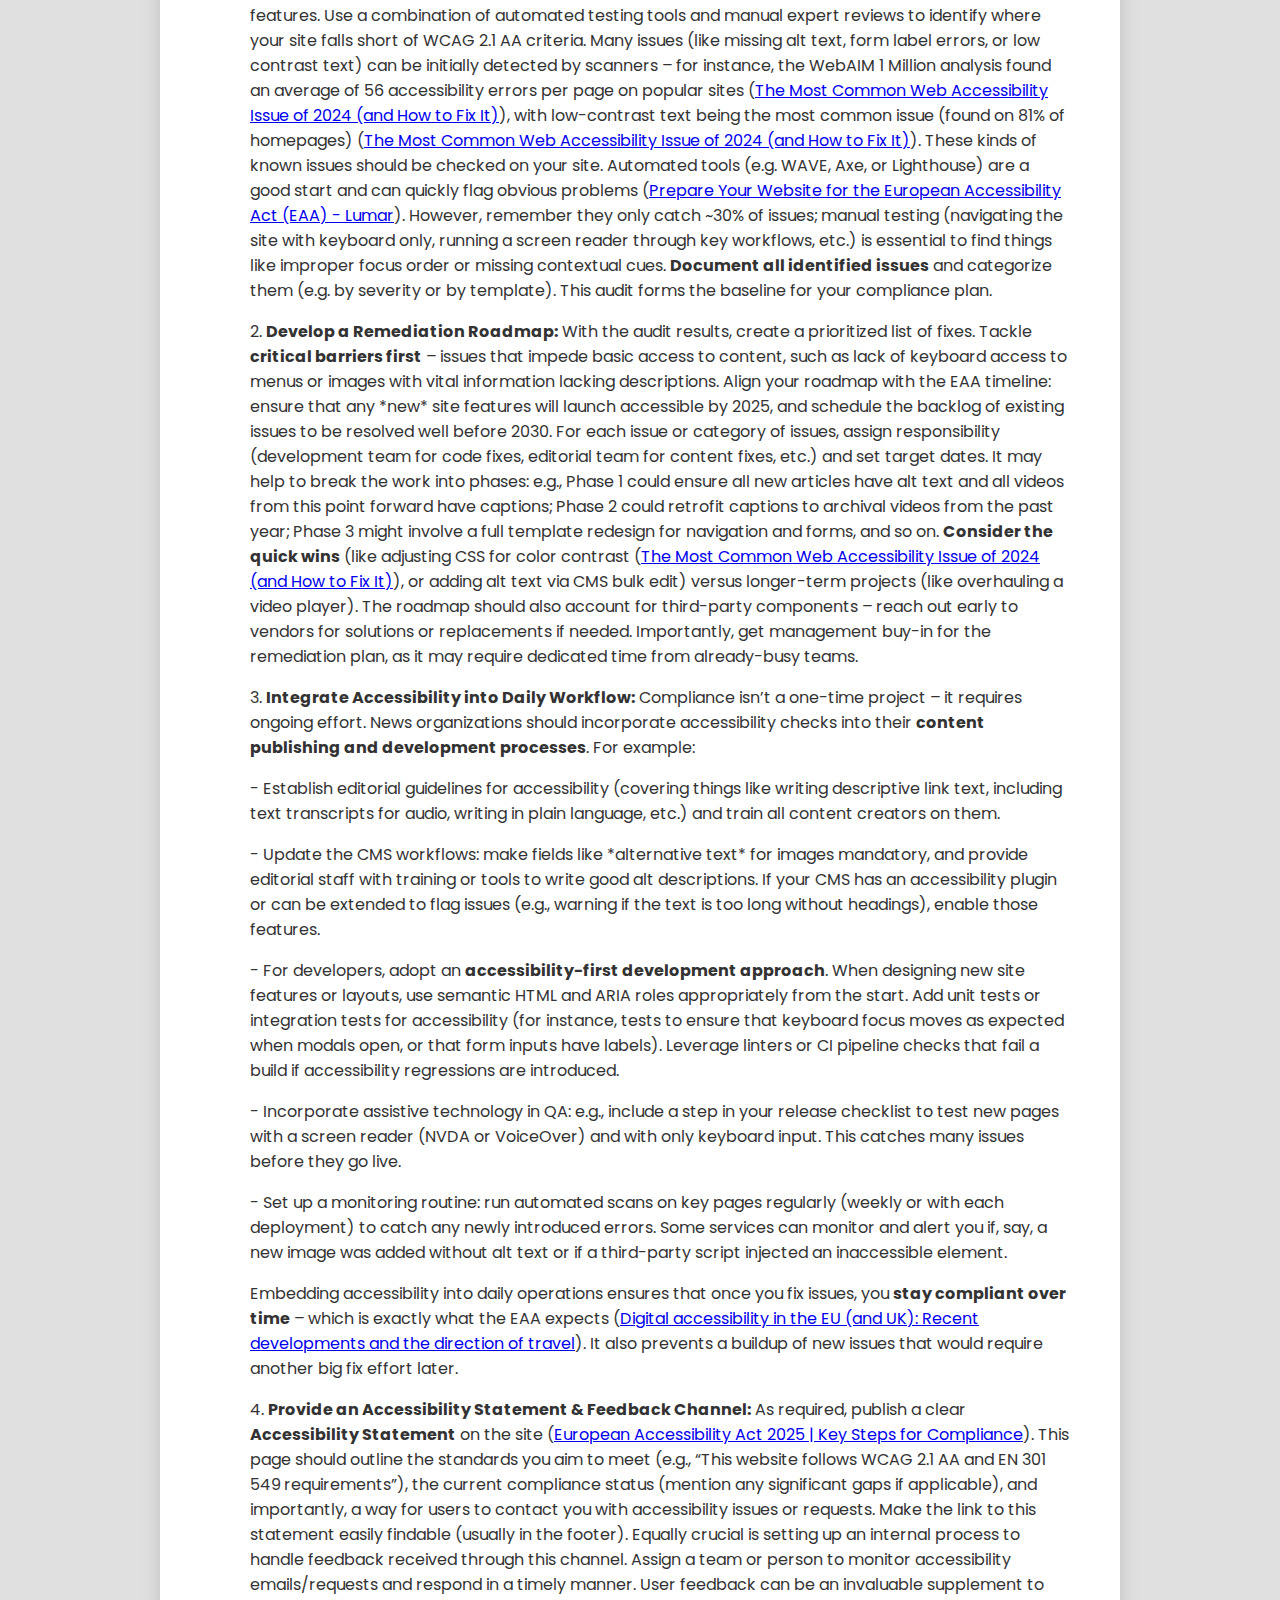
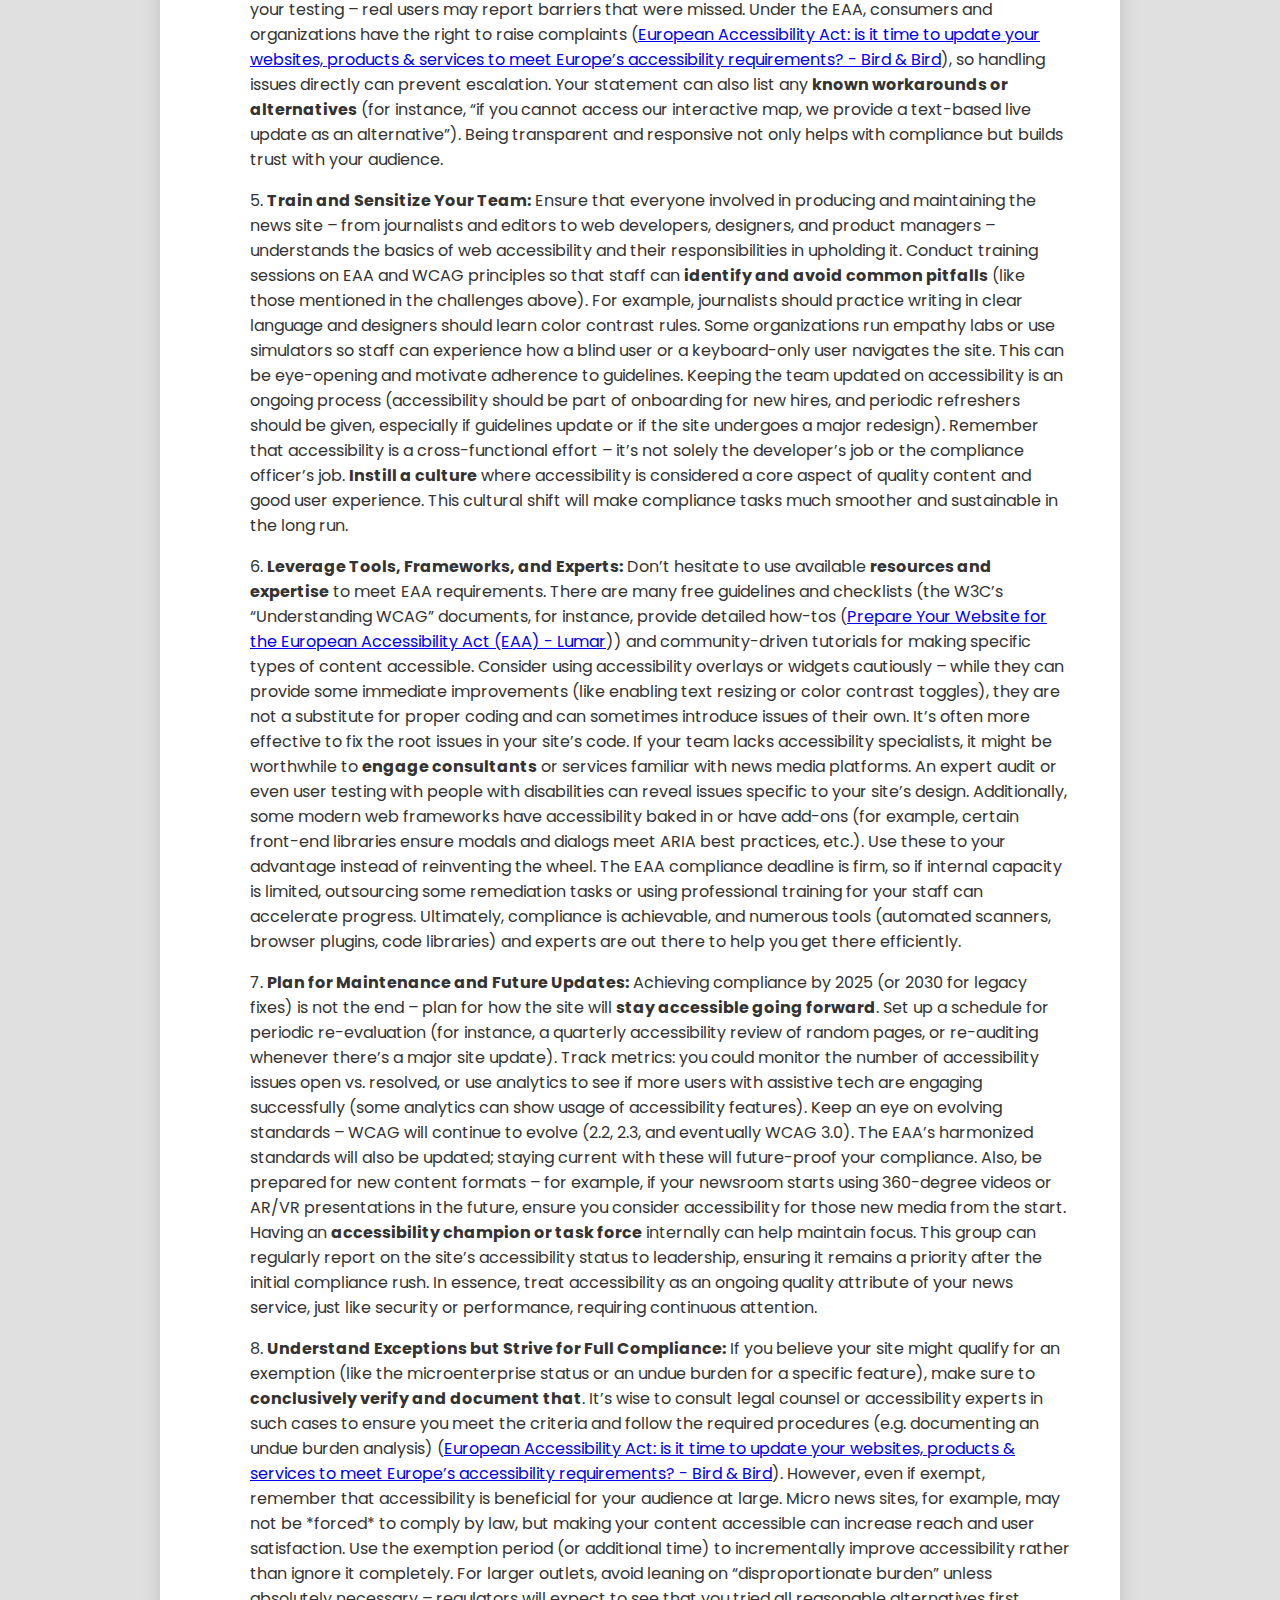
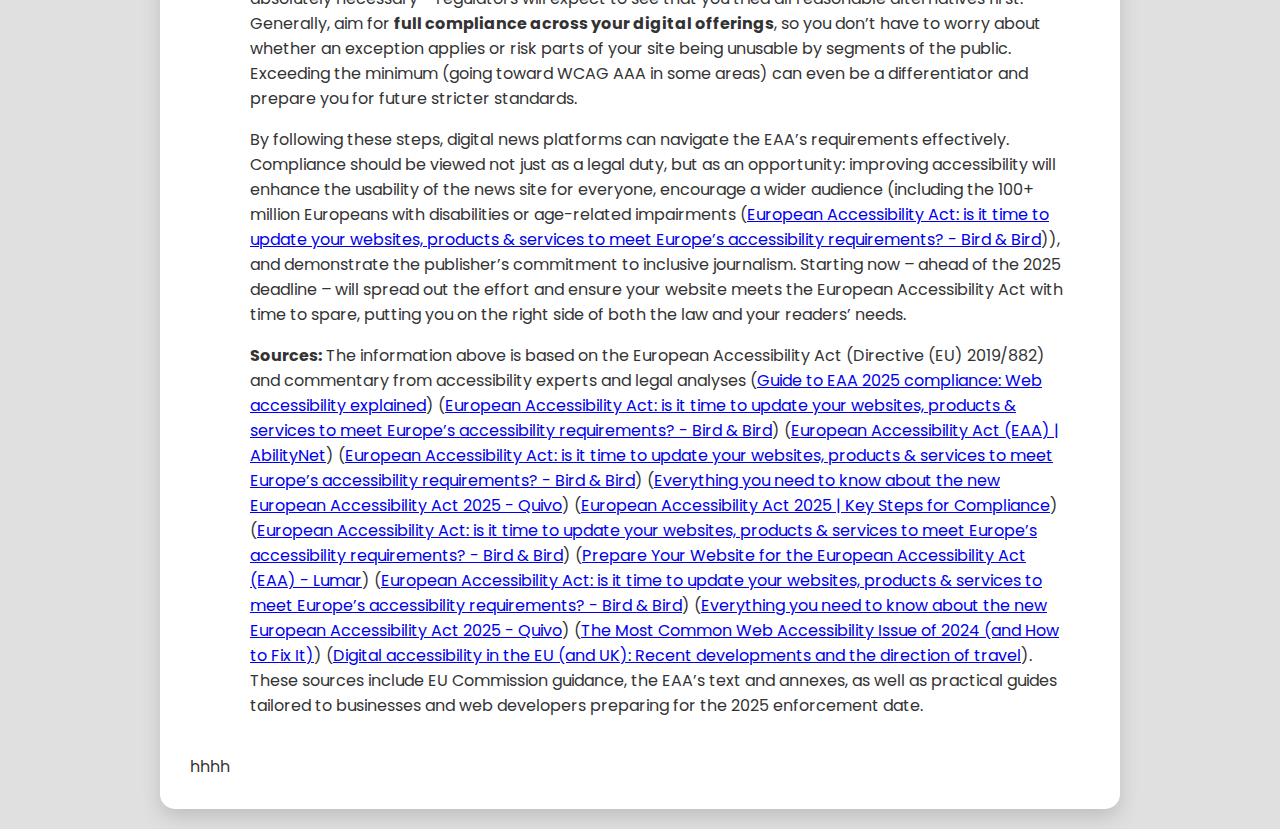
<file: public/document.html>
<!DOCTYPE html>
<html lang="en">
<head>
    <meta charset="UTF-8">
    <meta name="viewport" content="width=device-width, initial-scale=1.0">
    <title>European Accessibility Act 2025</title>
    <link href="https://fonts.googleapis.com/css2?family=Poppins:wght@300;400;600&display=swap" rel="stylesheet">
    <style>
        body {
            font-family: 'Poppins', sans-serif;
            background-color: #e0e0e0;
            color: #333;
            margin: 0;
            padding: 20px;
            text-align: center;
        }
        .container {
            max-width: 900px;
            background: white;
            padding: 30px;
            margin: auto;
            border-radius: 15px;
            box-shadow: 0px 8px 20px rgba(0, 0, 0, 0.15);
            text-align: left;
        }
        h1 {
            font-size: 2.2em;
            color: #222;
            font-weight: 600;
            text-align: center;
        }
        h2 {
            text-align: center;
        }
        .summary-box {
            background: linear-gradient(135deg, #444, #666);
            color: white;
            padding: 20px;
            border-radius: 12px;
            box-shadow: 0px 5px 15px rgba(0, 0, 0, 0.1);
            margin: 20px 0;
        }
        .content {
            padding: 20px;
            text-align: left;
        }
    </style>
</head>
<body>
    <div class="container">
        <div class="content" id="markdown-content"></div>
        hhhh
    </div>
    
    <template id="markdown-template">
        <!-- Your markdown content goes here -->
        # European Accessibility Act 2025: Website Compliance for Digital News Platforms

        ## Mandatory Accessibility Standards for Websites under the EAA 2025  
        The European Accessibility Act (EAA) mandates that websites of in-scope services be accessible to people with disabilities. Although the EAA doesn’t explicitly name a specific standard, it incorporates the four core principles of the Web Content Accessibility Guidelines (WCAG) – **Perceivable, Operable, Understandable, Robust (POUR)** – as the foundation for web accessibility ([Prepare Your Website for the European Accessibility Act (EAA) - Lumar](https://www.lumar.io/blog/a11y-industry-news/how-to-prepare-your-website-for-upcoming-european-accessibility-act-eaa-compliance/#:~:text=It%20does%2C%20however%2C%20call%20out,These%20principles%20are)).
        In practice, this means digital news platforms should conform to recognized standards equivalent to **WCAG 2.1/2.2 Level AA** for their web content. WCAG Level AA is effectively “where the EAA wants you to be,” setting the baseline for EU compliance by 2025 ([Guide to EAA 2025 compliance: Web accessibility explained](https://coaxsoft.com/blog/guide-to-eaa-2025-compliance#:~:text=%E2%80%8DWCAG%20Level%20AA%20,WCAG%20certification%20for%20your%20website)).
        Notably, the EAA covers many types of online services (e.g. e-commerce, banking, transport, media), and **media sector websites** (including digital news sites offering online content) are among those significantly affected ([European Accessibility Act: is it time to update your websites, products & services to meet Europe’s accessibility requirements? - Bird & Bird](https://www.twobirds.com/en/insights/2024/global/european-accessibility-act#:~:text=The%20EAA%20has%20significant%20implications,technology%2C%20media%2C%20and%20transport%20services)).
        To guide compliance, the EU will publish *harmonised standards* (such as an updated EN 301 549, which is based on WCAG) – any website meeting these technical standards will be presumed to conform to the EAA’s requirements ([European Accessibility Act: is it time to update your websites, products & services to meet Europe’s accessibility requirements? - Bird & Bird](https://www.twobirds.com/en/insights/2024/global/european-accessibility-act#:~:text=New%20%27harmonised%20standards%20and%20technical,accessibility%20requirements%20under%20the%20EEA)).

        In summary, news websites serving EU users should be built and maintained to **WCAG 2.1+ AA criteria** (e.g. text alternatives for non-text content, keyboard navigability, sufficient color contrast, captions on videos, etc.), ensuring content is perceivable, operable, understandable and robust for all users ([Prepare Your Website for the European Accessibility Act (EAA) - Lumar](https://www.lumar.io/blog/a11y-industry-news/how-to-prepare-your-website-for-upcoming-european-accessibility-act-eaa-compliance/#:~:text=It%20does%2C%20however%2C%20call%20out,These%20principles%20are)) ([Everything you need to know about the new European Accessibility Act 2025  -  Quivo](https://quivo.co/us/european-accessibility-act-2025/#:~:text=,to%20fulfil%20the%20legal%20requirements)).
       
        ## Impact of Brexit on UK-Based News Websites Serving EU Users  
        Because the EAA is an EU directive adopted after Brexit, it will **not apply within UK law** (the UK has not transposed Directive (EU) 2019/882). UK-based digital news platforms are therefore not legally bound by the EAA within the UK. However, Brexit does **not exempt UK companies from EAA obligations when serving EU customers**. 
        The Act explicitly applies to any business (EU or non-EU) that provides covered products or services to the EU market ([European Accessibility Act (EAA) | AbilityNet](https://abilitynet.org.uk/european-accessibility-act#:~:text=,that%20trades%20in%20the%20EU)). In other words, if a UK news website is **“active in the EU” or targets EU consumers (e.g. through EU subscriptions or services)**, it must still comply with EAA standards for those users ([European Accessibility Act (EAA) | AbilityNet](https://abilitynet.org.uk/european-accessibility-act#:~:text=,that%20trades%20in%20the%20EU)) ([The European Accessibility Act (EAA) - what businesses need to know and do. - Business Disability Forum](https://businessdisabilityforum.org.uk/resource/the-european-accessibility-act-eaa-what-businesses-need-to-know-and-do/#:~:text=The%20EAA%20applies%20to%20all,Importantly)). Failing to do so could restrict the ability to operate in EU countries or expose the company to enforcement actions in those jurisdictions. 
        It’s important to note that the UK has its own accessibility and anti-discrimination laws which remain in force post-Brexit. The **Equality Act 2010** (and related regulations) requires service providers, including private websites, to make “reasonable adjustments” for disabled users ([Digital accessibility in the EU (and UK): Recent developments and the direction of travel](https://www.hoganlovells.com/en/publications/digital-accessibility-in-the-eu-and-uk-recent-developments-and-the-direction-of-travel#:~:text=For%20the%20UK%2C%20while%20the,disabilities%2C%20both%20online%20and%20offline)). While this UK requirement is less prescriptive than the EAA, it means UK news sites still risk legal challenges at home if their websites are unusable for people with disabilities. 
        In practice, UK news organizations should treat EAA compliance as a **de facto requirement for international reach** and as a continuation of good accessibility practice. By aligning with EAA/WCAG standards, a UK news platform not only meets EU rules but also improves compliance with general accessibility duties in the UK. 

        **Key Brexit Takeaways:** Even though Britain is not implementing the EAA domestically, **UK-based digital news sites serving EU audiences should plan for EAA compliance**. This may involve auditing and updating websites to meet WCAG 2.1+ AA standards, just as an EU publisher would. It ensures the site remains accessible and legally usable by readers in EU countries, avoiding market barriers due to Brexit. UK-only news sites (with no EU market presence) won’t be subject to the EAA itself, but should still consider accessibility a best practice under UK law.

        ## Other EAA Provisions Affecting Website Operations  
        Beyond mandating technical standards, the EAA introduces several important provisions that digital news platforms must be aware of to remain compliant:

        - **Implementation Timeline:** The EAA’s accessibility requirements kick in on **June 28, 2025**. From that date, any *new* digital content or services launched in the EU must be accessible from the start ([Everything you need to know about the new European Accessibility Act 2025 - Quivo](https://quivo.co/us/european-accessibility-act-2025/#:~:text=While%20all%20new%20digital%20offerings%2C,to%20the%20new%20legal%20requirements)). For *existing* websites and services that were in operation before this date, the law provides a **transitional period until June 28, 2030** to retrofit and fix accessibility issues ([Everything you need to know about the new European Accessibility Act 2025 - Quivo](https://quivo.co/us/european-accessibility-act-2025/#:~:text=While%20all%20new%20digital%20offerings%2C,to%20the%20new%20legal%20requirements)). This means a news site already live prior to mid-2025 has up to five extra years to achieve full compliance on legacy content, but **no later than 2030**. (Notably, the EAA allows an even longer grace period for certain pre-2025 self-service terminals, but that exception doesn’t apply to websites.) Digital news providers should use the lead time effectively: any redesigns or new sections rolling out post-2025 must meet accessibility standards immediately, and a plan should be in place to bring older articles, media, and site features up to standard well before the 2030 deadline.

        - **Accessibility Statements:** Similar to the EU’s public sector web directive, the EAA will require private service providers to **publish an accessibility statement** on their websites ([European Accessibility Act 2025 | Key Steps for Compliance](https://www.levelaccess.com/compliance-overview/european-accessibility-act-eaa/#:~:text=%2A%20Consumer)). This is a public-facing page that describes the site’s compliance status and any accessibility gaps, and guides users on how to request assistance or give feedback. For a news site, the statement should detail conformance with the required standards (e.g. WCAG 2.1 AA), list any known areas of partial non-compliance, and provide a contact method for reporting problems. Maintaining an up-to-date accessibility statement not only fulfills this EAA obligation ([European Accessibility Act 2025 | Key Steps for Compliance](https://www.levelaccess.com/compliance-overview/european-accessibility-act-eaa/#:~:text=%2A%20Consumer)) but also demonstrates transparency and commitment to inclusivity to your readership.

        - **Ongoing Monitoring and Maintenance:** The EAA frames accessibility as a continuous obligation rather than a one-time project. Service providers are expected to **ensure their websites remain accessible over time**, adapting to new standards and addressing issues as they arise ([Digital accessibility in the EU (and UK): Recent developments and the direction of travel](https://www.hoganlovells.com/en/publications/digital-accessibility-in-the-eu-and-uk-recent-developments-and-the-direction-of-travel#:~:text=,compliance%20with%20applicable%20accessibility%20requirements)). In practice, a news platform should integrate accessibility into regular operations – for example, testing new website features for accessibility before release, periodically auditing content, and updating for compatibility with evolving assistive technologies. The law treats accessibility akin to product safety: if a digital service falls out of compliance, the provider must take corrective action to fix it ([Digital accessibility in the EU (and UK): Recent developments and the direction of travel](https://www.hoganlovells.com/en/publications/digital-accessibility-in-the-eu-and-uk-recent-developments-and-the-direction-of-travel#:~:text=,to%20the%20competent%20national%20authorities)) ([Digital accessibility in the EU (and UK): Recent developments and the direction of travel](https://www.hoganlovells.com/en/publications/digital-accessibility-in-the-eu-and-uk-recent-developments-and-the-direction-of-travel#:~:text=,compliance%20with%20applicable%20accessibility%20requirements)). For a fast-changing news site, this means establishing processes to monitor accessibility (through user feedback, automated scans, etc.) and promptly remedy any non-conformities in the website’s design or content delivery.

        - **Enforcement and Compliance Checks:** The EAA will be enforced at the national level by EU Member State authorities. These authorities will conduct **compliance checks and respond to complaints** about inaccessible services ([European Accessibility Act: is it time to update your websites, products & services to meet Europe’s accessibility requirements? - Bird & Bird](https://www.twobirds.com/en/insights/2024/global/european-accessibility-act#:~:text=In%20each%20Member%20State%2C%20designated,including%20through%20the%20following%20procedures)) ([European Accessibility Act: is it time to update your websites, products & services to meet Europe’s accessibility requirements? - Bird & Bird](https://www.twobirds.com/en/insights/2024/global/european-accessibility-act#:~:text=enforcement%20mechanisms,compliance%20by%20the%20relevant%20operator)). For website operators, this could include audits of your news site’s accessibility features or requiring evidence of compliance (such as documentation or conformance reports). If a news website is found non-compliant, regulators may first issue a notice requiring the issues to be fixed within a given timeframe ([Everything you need to know about the new European Accessibility Act 2025 - Quivo](https://quivo.co/us/european-accessibility-act-2025/#:~:text=,in%20order%20to%20avoid%20risks)). Persistent failure to comply can lead to penalties – the EAA mandates that penalties be “effective, proportionate and dissuasive,” which likely means **substantial fines or legal orders** in serious cases ([European Accessibility Act: is it time to update your websites, products & services to meet Europe’s accessibility requirements? - Bird & Bird](https://www.twobirds.com/en/insights/2024/global/european-accessibility-act#:~:text=The%20EAA%20does%20not%20set,and%20accompanied)). (For example, some national implementations specify fines that can range up to tens of thousands of euros ([Everything you need to know about the new European Accessibility Act 2025 - Quivo](https://quivo.co/us/european-accessibility-act-2025/#:~:text=,in%20order%20to%20avoid%20risks)).) Additionally, the law ensures that consumers and advocacy groups have the right to take complaints to court or administrative bodies if a service (like a news site) isn’t accessible ([European Accessibility Act: is it time to update your websites, products & services to meet Europe’s accessibility requirements? - Bird & Bird](https://www.twobirds.com/en/insights/2024/global/european-accessibility-act#:~:text=Member%20States%20will%20be%20responsible,compliance%20by%20the%20relevant)). **Bottom line:** digital news providers must treat accessibility lapses as compliance risks – it’s far better to address issues proactively than to face enforcement action or reputational damage from complaints.

        - **Scope of Covered Content:** The EAA’s web accessibility requirements extend to **all aspects of the service that are delivered via the website.** For a news platform, this means not only the news articles, videos, and interactive content, but also any **interactive features or support services** on the site. For example, if the site offers user account management, commenting systems, subscription purchase pages, or help center pages, those must be accessible too. The Act’s Annex includes general requirements about the “provision of services,” ensuring that user interfaces, customer support, electronic payment or identification processes, etc., are usable by people with disabilities ([European Accessibility Act: is it time to update your websites, products & services to meet Europe’s accessibility requirements? - Bird & Bird](https://www.twobirds.com/en/insights/2024/global/european-accessibility-act#:~:text=The%20general%20requirements%20include%20modalities,related%20online%20and%20mobile%20applications)). News sites should therefore review **every user-facing part of their web presence** – from navigation menus and search functions to multimedia players and forms – under the lens of accessibility. Each component (login forms, contact forms, live chat, etc.) must accommodate assistive tech and follow accessible design guidelines, just as the core content does.

        - **“Design for All” Expectation:** The spirit of the EAA is to integrate accessibility from the very beginning of product/service design. This *“built-in, not bolt-on”* approach is highly relevant for website operations. When adding new features or sections to a news site, the expectation is to include accessibility in the design criteria **from the outset**, rather than trying to patch issues later ([Digital accessibility in the EU (and UK): Recent developments and the direction of travel](https://www.hoganlovells.com/en/publications/digital-accessibility-in-the-eu-and-uk-recent-developments-and-the-direction-of-travel#:~:text=,available%20on%20the%20EU%20market)). This not only ensures compliance but often results in a more robust, user-friendly site for everyone. News organizations should adopt inclusive design practices (for example, choosing an accessible CMS or front-end framework, using semantic HTML, and involving users with disabilities in usability testing of the site) to meet this expectation.

        ## Exemptions and Special Cases for News Websites under the EAA  
        The EAA includes a few **exemptions and exceptions** to its requirements, though these are limited and come with conditions. Digital news platforms should determine if any of these apply to their situation:

        - **Microenterprise Exemption:** Small companies classified as *microenterprises* are exempt from the EAA’s accessibility obligations ([Prepare Your Website for the European Accessibility Act (EAA) - Lumar](https://www.lumar.io/blog/a11y-industry-news/how-to-prepare-your-website-for-upcoming-european-accessibility-act-eaa-compliance/#:~:text=There%20are%20a%20few%20minor,exceptions%20to%20EAA%20compliance%20rules)). A microenterprise is defined as a business with **fewer than 10 employees** and **annual turnover (or balance sheet) under €2 million** ([Everything you need to know about the new European Accessibility Act 2025 - Quivo](https://quivo.co/us/european-accessibility-act-2025/#:~:text=,enterprises)). In the context of news, this might apply to a very small local news blog or niche online publication run by a tiny team. Such micro publishers are **not legally required to implement the EAA accessibility features** (at least for now) ([Prepare Your Website for the European Accessibility Act (EAA) - Lumar](https://www.lumar.io/blog/a11y-industry-news/how-to-prepare-your-website-for-upcoming-european-accessibility-act-eaa-compliance/#:~:text=There%20are%20a%20few%20minor,exceptions%20to%20EAA%20compliance%20rules)). However, they are *encouraged* to do so voluntarily, and from a business perspective it may still be wise – accessibility improvements can broaden audience and are relatively low-cost at small scale. **Important:** if a news site grows beyond the microenterprise threshold (or is part of a larger organization), the exemption no longer applies. The vast majority of professional news websites (operated by medium or large media companies) will not qualify for this exemption and must comply fully.

        - **Undue Burden or Fundamental Alteration Exception:** The EAA allows an exception when making a specific aspect of a product or service accessible would impose a “disproportionate burden” on the provider or require a fundamental change in the nature of the product/service ([European Accessibility Act: is it time to update your websites, products & services to meet Europe’s accessibility requirements? - Bird & Bird](https://www.twobirds.com/en/insights/2024/global/european-accessibility-act#:~:text=For%20other%20businesses%2C%20a%20specific,and%20certain%20other%20conditions%20apply)). In simpler terms, if a news website can demonstrate that a particular accessibility requirement is **technically or financially infeasible** to implement, or that it would alter the core service in an essential way, that requirement might be waived for that feature ([Prepare Your Website for the European Accessibility Act (EAA) - Lumar](https://www.lumar.io/blog/a11y-industry-news/how-to-prepare-your-website-for-upcoming-european-accessibility-act-eaa-compliance/#:~:text=,a%20given%20product%20or%20service)). However, this is a **high bar to clear**. The burden of proof is on the company to thoroughly assess and document why compliance in that instance is not achievable ([Prepare Your Website for the European Accessibility Act (EAA) - Lumar](https://www.lumar.io/blog/a11y-industry-news/how-to-prepare-your-website-for-upcoming-european-accessibility-act-eaa-compliance/#:~:text=,a%20given%20product%20or%20service)). For example, a digital news service might argue undue burden if retrofitting accessibility for an extremely old archive system is prohibitively expensive, *but* they would need to show detailed cost analysis, the impact on the service, and why alternatives are not possible. Even then, the exemption would only apply to the specific feature in question and not the site as a whole ([European Accessibility Act: is it time to update your websites, products & services to meet Europe’s accessibility requirements? - Bird & Bird](https://www.twobirds.com/en/insights/2024/global/european-accessibility-act#:~:text=For%20other%20businesses%2C%20a%20specific,and%20certain%20other%20conditions%20apply)). Companies invoking this exception must keep written documentation of their assessment for at least five years and may have to present it to regulators on request ([European Accessibility Act: is it time to update your websites, products & services to meet Europe’s accessibility requirements? - Bird & Bird](https://www.twobirds.com/en/insights/2024/global/european-accessibility-act#:~:text=would%20,and%20certain%20other%20conditions%20apply)). They also must notify the relevant national authority that they are claiming an exemption for that aspect of the service ([European Accessibility Act: is it time to update your websites, products & services to meet Europe’s accessibility requirements? - Bird & Bird](https://www.twobirds.com/en/insights/2024/global/european-accessibility-act#:~:text=To%20rely%20on%20this%20exemption%2C,in%20the%20context%20of%20the)). In practice, news organizations should be very cautious about relying on an undue burden claim. Unless a clear case can be made, it’s safer to assume that **all parts of the news website need to meet the EAA requirements**. Partial compliance by exemption is only tolerated in extreme cases and with oversight.
        
        - **Public Sector Content Overlap:** One special case to note is if the news platform is operated by a public sector body (for example, a government-run news portal or public broadcaster’s site). Public sector websites in the EU are already subject to the **Web Accessibility Directive (2016/2102)**, which has similar requirements (WCAG 2.1 AA) and mandates an accessibility statement. The EAA does not override those rules; in fact, certain services (like local transport info websites) were excluded from EAA because they were already covered by the public sector directive ([European Accessibility Act: is it time to update your websites, products & services to meet Europe’s accessibility requirements? - Bird & Bird](https://www.twobirds.com/en/insights/2024/global/european-accessibility-act#:~:text=%2A%20websites%3B%20mobile%20device,ecommerce%20services)). For a public-sector news site, compliance with the existing public sector web accessibility regulations will largely align with EAA standards. The EAA mainly extends obligations to *private* sector services, so its impact is greatest on privately run news websites that previously had no explicit legal requirement to be accessible. In any event, **no news website (public or private)** that aims to serve EU users is wholly exempt from accessibility expectations – either the public sector rules or EAA (or both) will apply, barring the microenterprise carve-out discussed above.
        
        In summary, exemptions under the EAA are **narrow**. A small news startup might avoid the mandate initially due to size, and a specific feature might get a pass if truly impracticable to fix, but **most digital news platforms will be expected to comply fully**. Even when an exception is claimed, it’s not permanent or blanket – the goal should still be to improve accessibility wherever feasible and revisit any exempted item as technology or resources evolve.
        
        ## Common Challenges for Digital News Websites in Meeting EAA Requirements  
        Implementing accessibility across a dynamic, content-rich news platform can pose several challenges. Some of the most common difficulties that news websites encounter in trying to meet EAA/WCAG requirements include:
        
        - **Multimedia Content Accessibility:** News sites often feature a high volume of images, videos, infographics, and audio clips. Ensuring all these media elements have appropriate text alternatives is a significant task. Every photo or chart in an article needs descriptive **alt text**, and all videos (including live-streamed news segments) should have **captions or transcripts** for deaf or hard-of-hearing users ([Everything you need to know about the new European Accessibility Act 2025  -  Quivo](https://quivo.co/us/european-accessibility-act-2025/#:~:text=,to%20fulfil%20the%20legal%20requirements)). Providing these alternatives in a fast-paced newsroom environment can be challenging – reporters and editors must integrate writing alt descriptions and uploading captions into their workflow. Live content is especially tough: e.g. live video feeds require real-time captioning or sign-language interpretation, which require planning and resources. Nonetheless, under the EAA, **all visual or audio information must be conveyed in an accessible form** ([Everything you need to know about the new European Accessibility Act 2025  -  Quivo](https://quivo.co/us/european-accessibility-act-2025/#:~:text=,to%20fulfil%20the%20legal%20requirements)), so news organizations need to devise processes (and invest in tools or services) to caption videos and describe images as part of publishing. Failing to do so is one of the most frequent accessibility failures on media sites (for instance, missing alt text remains a widespread issue on websites globally). News platforms must overcome the “speed vs. completeness” dilemma by prioritizing accessibility as highly as breaking the story – e.g. publish a short article quickly but update with full captions and descriptions shortly after if necessary.
        
        - **Dynamic Content and Live Updates:** Many digital news outlets provide **live blogs, tickers, or auto-updating feeds** (for example, live election results, sports scores, or breaking news updates that push new content periodically). These dynamic updates can confuse assistive technology if not handled properly – a screen reader user might not be notified of new content, or focus might move unpredictably. Making live-updating content accessible requires careful use of ARIA live regions or polite announcements so that new information is presented to users without disrupting their reading. It’s a technical challenge to ensure that any auto-refreshing content does not disorient users or become unreachable via keyboard. Similarly, features like infinite scroll (common on news sites to continuously load more articles) need to be implemented in an accessible way (with proper region markers and the ability to navigate via headings or pagination). **Timing issues** can also arise – for example, if a site uses rotating carousels or slideshows for top stories, users must have controls to pause or manual navigate them to meet operability guidelines. Managing these interactive and time-sensitive elements in compliance with WCAG can be complex, and often requires custom development and thorough testing.
        
        - **Complex Navigation and Site Structure:** News websites tend to have dense navigation menus, numerous links, and various sections (home page, categories, tag pages, etc.). Ensuring that this **navigation structure is intuitive and operable by keyboard** is a common pain point. Frequent issues include: menus that only work on hover but not via keyboard focus, skip links (to bypass large menus) missing or not functioning, and inadequate heading structure on pages. A related challenge is **content overload on pages** – a typical news homepage might have dozens of headlines and summaries; if headings and landmarks aren’t used correctly, a screen reader user might struggle to understand the page structure or quickly jump between sections. Providing clear structure (using semantic HTML5 elements like `&lt;nav&gt;`, `&lt;main&gt;`, `&lt;aside&gt;` and proper `&lt;h1&gt;…&lt;h6&gt;` hierarchy) is critical but often requires reworking templates. Additionally, ensuring every interactive element (search bars, filters, comment buttons, etc.) is properly labeled and can be operated without a mouse can involve a lot of detailed fixes. The EAA/WCAG rules (such as **keyboard accessibility and focus management**) mean news sites must carefully review menus, dropdowns, modals, and other interactive components. Many news sites also incorporate multi-level navigation (sections, subsections) and complex footer links – these all need logical tab order and screen reader labels. Addressing these navigation and structure issues often uncovers legacy design decisions that need adjusting, which can be resource-intensive.
        
        - **Third-Party Content and Advertisements:** Digital news platforms usually rely on third-party content integrations – examples include social media embeds (tweets, Facebook videos), maps, interactive charts from data providers, and especially advertising networks. These external contents are not always under the newsroom’s direct control and may not meet accessibility standards. For instance, an embedded tweet with an image might not have alt text the website can control, or an ad banner could have poor contrast or trap keyboard focus. **Advertising scripts** in particular are a tricky area: ad iframes might not announce themselves well to screen readers, and auto-playing ad videos could violate accessibility if they cannot be paused or muted easily. News sites face the challenge of balancing revenue and accessibility – they may need to work with ad partners that provide accessible ads, or at least ensure the site’s own code does not compound the issue (for example, by clearly delineating ad sections with labels like “Advertisement” that screen readers can identify). Similarly, if the site includes commenting platforms or interactive tools from third parties, those need evaluation – an inaccessible comment plugin could undermine overall compliance. The challenge is that fixing third-party content may involve lobbying the provider or finding alternative solutions if the provider cannot accommodate needs. Under the EAA, the **news site is still responsible for the overall user experience**, so it must mitigate third-party shortcomings (perhaps by offering text alternatives or warning users) or choose providers that align with accessibility requirements.
        
        - **Legacy Content and Archives:** Established news websites often have **archives spanning many years**, with tens of thousands of pages of content. Older articles may have been published before accessibility was a priority – images might lack alt text, older videos might have no transcripts, PDF downloads (like report attachments) might be untagged/unreadable, etc. Bringing an entire archive up to compliance is a daunting task. The EAA’s transitional period until 2030 for existing content provides some breathing room ([Everything you need to know about the new European Accessibility Act 2025  -  Quivo](https://quivo.co/us/european-accessibility-act-2025/#:~:text=While%20all%20new%20digital%20offerings%2C,to%20the%20new%20legal%20requirements)), but the effort required is still significant. Common challenges include: locating and updating old media files with captions/alt text, possibly needing to regenerate transcripts for audio content, and converting or replacing inaccessible document formats. News sites might need to prioritize which archive sections to fix first (perhaps the most visited articles or key topic pages) due to the sheer volume. Additionally, the content management systems (CMS) used in earlier eras might not support modern accessibility without redevelopment. There is also the editorial question of whether to temporarily withdraw certain non-compliant old content (e.g., very interactive special features from a decade ago that no longer work accessibly) until they can be remediated. All of this requires project management focus: creating an **accessibility remediation backlog** and steadily working through it in the years leading up to 2030. Resource constraints (time, budget, staff) make this a long-term challenge for news organizations, especially those with rich archives.
        
        - **Rapid Publishing Cycle and Staff Training:** Newsrooms operate on tight deadlines, pushing content out quickly. This fast pace can conflict with the meticulous nature of accessibility work. A common challenge is ensuring **journalists, editors, and web producers are trained** to create accessible content on the fly. For example, reporters must know to write meaningful link text (not just “click here”), add captions to images in the CMS, and avoid uploading infographics without accompanying descriptions. Editors need to enforce style guidelines that favor accessibility (like simpler language, proper heading usage, no reliance on color alone to convey meaning in charts, etc.). Under time pressure, there’s a risk of these practices being skipped. Overcoming this requires consistent training and a culture that values accessibility as part of quality journalism – not an afterthought. Some news sites implement checklists or CMS validations (e.g., preventing an article from publishing if required accessibility fields are empty) to mitigate human error. Another challenge is keeping staff updated on new requirements; as WCAG updates (2.2, 3.0 in future) or as national EAA implementations evolve, teams must adapt. High turnover in media means new hires might not be aware of accessibility standards. All told, **building accessibility awareness into the newsroom workflow** is an ongoing effort. It can be challenging to secure the needed training budget and time in a busy newsroom, but without it, meeting EAA compliance consistently will be difficult.
        
        Each of these challenges can be overcome with planning, the right tools, and organizational commitment. Awareness of these common pitfalls is the first step; from there, news websites can allocate resources (human and technical) to address them one by one. The next section provides guidance on how to tackle compliance in a practical, efficient manner.
        
        ## Guidance and Actionable Steps for EAA Compliance  
        Digital news platforms should take a proactive approach to meet the EAA’s 2025 requirements. Below is a set of clear, actionable steps and best practices to guide news websites toward compliance, while also improving overall user experience:
        
        1. **Audit Your Current Website:** Begin with a thorough **accessibility audit** of the news site’s pages and features. Use a combination of automated testing tools and manual expert reviews to identify where your site falls short of WCAG 2.1 AA criteria. Many issues (like missing alt text, form label errors, or low contrast text) can be initially detected by scanners – for instance, the WebAIM 1 Million analysis found an average of 56 accessibility errors per page on popular sites ([The Most Common Web Accessibility Issue of 2024 (and How to Fix It)](https://www.boia.org/blog/the-most-common-web-accessibility-issue-of-2024-and-how-to-fix-it#:~:text=%2A%2095.9,every%2021%20home%20page%20elements)), with low-contrast text being the most common issue (found on 81% of homepages) ([The Most Common Web Accessibility Issue of 2024 (and How to Fix It)](https://www.boia.org/blog/the-most-common-web-accessibility-issue-of-2024-and-how-to-fix-it#:~:text=Unfortunately%2C%20most%20web%20designers%20ignore,of%20homepages)). These kinds of known issues should be checked on your site. Automated tools (e.g. WAVE, Axe, or Lighthouse) are a good start and can quickly flag obvious problems ([Prepare Your Website for the European Accessibility Act (EAA) - Lumar](https://www.lumar.io/blog/a11y-industry-news/how-to-prepare-your-website-for-upcoming-european-accessibility-act-eaa-compliance/#:~:text=on%20a%20variety%20of%20accessibility,all%20skill%20and%20experience%20levels)). However, remember they only catch ~30% of issues; manual testing (navigating the site with keyboard only, running a screen reader through key workflows, etc.) is essential to find things like improper focus order or missing contextual cues. **Document all identified issues** and categorize them (e.g. by severity or by template). This audit forms the baseline for your compliance plan.
        
        2. **Develop a Remediation Roadmap:** With the audit results, create a prioritized list of fixes. Tackle **critical barriers first** – issues that impede basic access to content, such as lack of keyboard access to menus or images with vital information lacking descriptions. Align your roadmap with the EAA timeline: ensure that any *new* site features will launch accessible by 2025, and schedule the backlog of existing issues to be resolved well before 2030. For each issue or category of issues, assign responsibility (development team for code fixes, editorial team for content fixes, etc.) and set target dates. It may help to break the work into phases: e.g., Phase 1 could ensure all new articles have alt text and all videos from this point forward have captions; Phase 2 could retrofit captions to archival videos from the past year; Phase 3 might involve a full template redesign for navigation and forms, and so on. **Consider the quick wins** (like adjusting CSS for color contrast ([The Most Common Web Accessibility Issue of 2024 (and How to Fix It)](https://www.boia.org/blog/the-most-common-web-accessibility-issue-of-2024-and-how-to-fix-it#:~:text=Low,WCAG%20establishes%20simple%20design%20thresholds)), or adding alt text via CMS bulk edit) versus longer-term projects (like overhauling a video player). The roadmap should also account for third-party components – reach out early to vendors for solutions or replacements if needed. Importantly, get management buy-in for the remediation plan, as it may require dedicated time from already-busy teams.
        
        3. **Integrate Accessibility into Daily Workflow:** Compliance isn’t a one-time project – it requires ongoing effort. News organizations should incorporate accessibility checks into their **content publishing and development processes**. For example:  
           - Establish editorial guidelines for accessibility (covering things like writing descriptive link text, including text transcripts for audio, writing in plain language, etc.) and train all content creators on them.  
           - Update the CMS workflows: make fields like *alternative text* for images mandatory, and provide editorial staff with training or tools to write good alt descriptions. If your CMS has an accessibility plugin or can be extended to flag issues (e.g., warning if the text is too long without headings), enable those features.  
           - For developers, adopt an **accessibility-first development approach**. When designing new site features or layouts, use semantic HTML and ARIA roles appropriately from the start. Add unit tests or integration tests for accessibility (for instance, tests to ensure that keyboard focus moves as expected when modals open, or that form inputs have labels). Leverage linters or CI pipeline checks that fail a build if accessibility regressions are introduced.  
           - Incorporate assistive technology in QA: e.g., include a step in your release checklist to test new pages with a screen reader (NVDA or VoiceOver) and with only keyboard input. This catches many issues before they go live.  
           - Set up a monitoring routine: run automated scans on key pages regularly (weekly or with each deployment) to catch any newly introduced errors. Some services can monitor and alert you if, say, a new image was added without alt text or if a third-party script injected an inaccessible element.  
        Embedding accessibility into daily operations ensures that once you fix issues, you **stay compliant over time** – which is exactly what the EAA expects ([Digital accessibility in the EU (and UK): Recent developments and the direction of travel](https://www.hoganlovells.com/en/publications/digital-accessibility-in-the-eu-and-uk-recent-developments-and-the-direction-of-travel#:~:text=,compliance%20with%20applicable%20accessibility%20requirements)). It also prevents a buildup of new issues that would require another big fix effort later.
        
        4. **Provide an Accessibility Statement & Feedback Channel:** As required, publish a clear **Accessibility Statement** on the site ([European Accessibility Act 2025 | Key Steps for Compliance](https://www.levelaccess.com/compliance-overview/european-accessibility-act-eaa/#:~:text=%2A%20Consumer)). This page should outline the standards you aim to meet (e.g., “This website follows WCAG 2.1 AA and EN 301 549 requirements”), the current compliance status (mention any significant gaps if applicable), and importantly, a way for users to contact you with accessibility issues or requests. Make the link to this statement easily findable (usually in the footer). Equally crucial is setting up an internal process to handle feedback received through this channel. Assign a team or person to monitor accessibility emails/requests and respond in a timely manner. User feedback can be an invaluable supplement to your testing – real users may report barriers that were missed. Under the EAA, consumers and organizations have the right to raise complaints ([European Accessibility Act: is it time to update your websites, products & services to meet Europe’s accessibility requirements? - Bird & Bird](https://www.twobirds.com/en/insights/2024/global/european-accessibility-act#:~:text=Member%20States%20will%20be%20responsible,compliance%20by%20the%20relevant)), so handling issues directly can prevent escalation. Your statement can also list any **known workarounds or alternatives** (for instance, “if you cannot access our interactive map, we provide a text-based live update as an alternative”). Being transparent and responsive not only helps with compliance but builds trust with your audience.
        
        5. **Train and Sensitize Your Team:** Ensure that everyone involved in producing and maintaining the news site – from journalists and editors to web developers, designers, and product managers – understands the basics of web accessibility and their responsibilities in upholding it. Conduct training sessions on EAA and WCAG principles so that staff can **identify and avoid common pitfalls** (like those mentioned in the challenges above). For example, journalists should practice writing in clear language and designers should learn color contrast rules. Some organizations run empathy labs or use simulators so staff can experience how a blind user or a keyboard-only user navigates the site. This can be eye-opening and motivate adherence to guidelines. Keeping the team updated on accessibility is an ongoing process (accessibility should be part of onboarding for new hires, and periodic refreshers should be given, especially if guidelines update or if the site undergoes a major redesign). Remember that accessibility is a cross-functional effort – it’s not solely the developer’s job or the compliance officer’s job. **Instill a culture** where accessibility is considered a core aspect of quality content and good user experience. This cultural shift will make compliance tasks much smoother and sustainable in the long run.
        
        6. **Leverage Tools, Frameworks, and Experts:** Don’t hesitate to use available **resources and expertise** to meet EAA requirements. There are many free guidelines and checklists (the W3C’s “Understanding WCAG” documents, for instance, provide detailed how-tos ([Prepare Your Website for the European Accessibility Act (EAA) - Lumar](https://www.lumar.io/blog/a11y-industry-news/how-to-prepare-your-website-for-upcoming-european-accessibility-act-eaa-compliance/#:~:text=2,and%20the%20%E2%80%9CUnderstanding%20WCAG%E2%80%9D%20documents))) and community-driven tutorials for making specific types of content accessible. Consider using accessibility overlays or widgets cautiously – while they can provide some immediate improvements (like enabling text resizing or color contrast toggles), they are not a substitute for proper coding and can sometimes introduce issues of their own. It’s often more effective to fix the root issues in your site’s code. If your team lacks accessibility specialists, it might be worthwhile to **engage consultants** or services familiar with news media platforms. An expert audit or even user testing with people with disabilities can reveal issues specific to your site’s design. Additionally, some modern web frameworks have accessibility baked in or have add-ons (for example, certain front-end libraries ensure modals and dialogs meet ARIA best practices, etc.). Use these to your advantage instead of reinventing the wheel. The EAA compliance deadline is firm, so if internal capacity is limited, outsourcing some remediation tasks or using professional training for your staff can accelerate progress. Ultimately, compliance is achievable, and numerous tools (automated scanners, browser plugins, code libraries) and experts are out there to help you get there efficiently.
        
        7. **Plan for Maintenance and Future Updates:** Achieving compliance by 2025 (or 2030 for legacy fixes) is not the end – plan for how the site will **stay accessible going forward**. Set up a schedule for periodic re-evaluation (for instance, a quarterly accessibility review of random pages, or re-auditing whenever there’s a major site update). Track metrics: you could monitor the number of accessibility issues open vs. resolved, or use analytics to see if more users with assistive tech are engaging successfully (some analytics can show usage of accessibility features). Keep an eye on evolving standards – WCAG will continue to evolve (2.2, 2.3, and eventually WCAG 3.0). The EAA’s harmonized standards will also be updated; staying current with these will future-proof your compliance. Also, be prepared for new content formats – for example, if your newsroom starts using 360-degree videos or AR/VR presentations in the future, ensure you consider accessibility for those new media from the start. Having an **accessibility champion or task force** internally can help maintain focus. This group can regularly report on the site’s accessibility status to leadership, ensuring it remains a priority after the initial compliance rush. In essence, treat accessibility as an ongoing quality attribute of your news service, just like security or performance, requiring continuous attention.
        
        8. **Understand Exceptions but Strive for Full Compliance:** If you believe your site might qualify for an exemption (like the microenterprise status or an undue burden for a specific feature), make sure to **conclusively verify and document that**. It’s wise to consult legal counsel or accessibility experts in such cases to ensure you meet the criteria and follow the required procedures (e.g. documenting an undue burden analysis) ([European Accessibility Act: is it time to update your websites, products & services to meet Europe’s accessibility requirements? - Bird & Bird](https://www.twobirds.com/en/insights/2024/global/european-accessibility-act#:~:text=would%20,and%20certain%20other%20conditions%20apply)). However, even if exempt, remember that accessibility is beneficial for your audience at large. Micro news sites, for example, may not be *forced* to comply by law, but making your content accessible can increase reach and user satisfaction. Use the exemption period (or additional time) to incrementally improve accessibility rather than ignore it completely. For larger outlets, avoid leaning on “disproportionate burden” unless absolutely necessary – regulators will expect to see that you tried all reasonable alternatives first. Generally, aim for **full compliance across your digital offerings**, so you don’t have to worry about whether an exception applies or risk parts of your site being unusable by segments of the public. Exceeding the minimum (going toward WCAG AAA in some areas) can even be a differentiator and prepare you for future stricter standards. 
        
        By following these steps, digital news platforms can navigate the EAA’s requirements effectively. Compliance should be viewed not just as a legal duty, but as an opportunity: improving accessibility will enhance the usability of the news site for everyone, encourage a wider audience (including the 100+ million Europeans with disabilities or age-related impairments ([European Accessibility Act: is it time to update your websites, products & services to meet Europe’s accessibility requirements? - Bird & Bird](https://www.twobirds.com/en/insights/2024/global/european-accessibility-act#:~:text=The%20EAA%20defines%20persons%20with,also%20covered%20by%20the%20EAA))), and demonstrate the publisher’s commitment to inclusive journalism. Starting now – ahead of the 2025 deadline – will spread out the effort and ensure your website meets the European Accessibility Act with time to spare, putting you on the right side of both the law and your readers’ needs.
        
        **Sources:** The information above is based on the European Accessibility Act (Directive (EU) 2019/882) and commentary from accessibility experts and legal analyses ([Guide to EAA 2025 compliance: Web accessibility explained](https://coaxsoft.com/blog/guide-to-eaa-2025-compliance#:~:text=%E2%80%8DWCAG%20Level%20AA%20,WCAG%20certification%20for%20your%20website)) ([European Accessibility Act: is it time to update your websites, products & services to meet Europe’s accessibility requirements? - Bird & Bird](https://www.twobirds.com/en/insights/2024/global/european-accessibility-act#:~:text=The%20EAA%20has%20significant%20implications,technology%2C%20media%2C%20and%20transport%20services)) ([European Accessibility Act (EAA) | AbilityNet](https://abilitynet.org.uk/european-accessibility-act#:~:text=,that%20trades%20in%20the%20EU)) ([European Accessibility Act: is it time to update your websites, products & services to meet Europe’s accessibility requirements? - Bird & Bird](https://www.twobirds.com/en/insights/2024/global/european-accessibility-act#:~:text=New%20%27harmonised%20standards%20and%20technical,accessibility%20requirements%20under%20the%20EEA)) ([Everything you need to know about the new European Accessibility Act 2025  -  Quivo](https://quivo.co/us/european-accessibility-act-2025/#:~:text=While%20all%20new%20digital%20offerings%2C,to%20the%20new%20legal%20requirements)) ([European Accessibility Act 2025 | Key Steps for Compliance](https://www.levelaccess.com/compliance-overview/european-accessibility-act-eaa/#:~:text=%2A%20Consumer)) ([European Accessibility Act: is it time to update your websites, products & services to meet Europe’s accessibility requirements? - Bird & Bird](https://www.twobirds.com/en/insights/2024/global/european-accessibility-act#:~:text=The%20EAA%20does%20not%20set,and%20accompanied)) ([Prepare Your Website for the European Accessibility Act (EAA) - Lumar](https://www.lumar.io/blog/a11y-industry-news/how-to-prepare-your-website-for-upcoming-european-accessibility-act-eaa-compliance/#:~:text=There%20are%20a%20few%20minor,exceptions%20to%20EAA%20compliance%20rules)) ([European Accessibility Act: is it time to update your websites, products & services to meet Europe’s accessibility requirements? - Bird & Bird](https://www.twobirds.com/en/insights/2024/global/european-accessibility-act#:~:text=For%20other%20businesses%2C%20a%20specific,and%20certain%20other%20conditions%20apply)) ([Everything you need to know about the new European Accessibility Act 2025  -  Quivo](https://quivo.co/us/european-accessibility-act-2025/#:~:text=,to%20fulfil%20the%20legal%20requirements)) ([The Most Common Web Accessibility Issue of 2024 (and How to Fix It)](https://www.boia.org/blog/the-most-common-web-accessibility-issue-of-2024-and-how-to-fix-it#:~:text=Unfortunately%2C%20most%20web%20designers%20ignore,of%20homepages)) ([Digital accessibility in the EU (and UK): Recent developments and the direction of travel](https://www.hoganlovells.com/en/publications/digital-accessibility-in-the-eu-and-uk-recent-developments-and-the-direction-of-travel#:~:text=For%20the%20UK%2C%20while%20the,disabilities%2C%20both%20online%20and%20offline)). These sources include EU Commission guidance, the EAA’s text and annexes, as well as practical guides tailored to businesses and web developers preparing for the 2025 enforcement date.
    </template>

    <script>

        // simple markdown parser and renderer into html
        const marked = {
            parse: (markdown) => {
                const lines = markdown.split('\n');
                let html = '';
                let inList = false;
                for (let line of lines) {
                    // remove leading and trailing spaces
                    line = line.trim();
                    // find all **text** and replace with <strong>text</strong>
                    line = line.replace(/\*\*(.*?)\*\*/g, '<strong>$1</strong>');
                    // find all markdown links [text](url) and replace with <a href="url">text</a>
                    line = line.replace(/\[(.*?)\]\((.*?)\)/g, '<a href="$2">$1</a>');
                    if (line.startsWith('## ')) {
                        html += `<h2>${line.substring(3)}</h2>`;
                    } else if (line.startsWith("# ")) {
                        html += `<h1>${line.substring(2)}</h1>`;
                    } else if (line.startsWith('1. ')) {
                        html += `<ol><li>${line.substring(3)}</li>`;
                    } else if (line.startsWith('   - ')) {
                        if (!inList) {
                            html += '<ul>';
                            inList = true;
                        }
                        html += `<li>${line.substring(5)}</li>`;
                    } else if (line.startsWith('        ')) {
                        html += `<p>${line.substring(8)}</p>`;
                    } else if (line.startsWith('    ')) {
                        html += `<p>${line.substring(4)}</p>`;
                    } else if (line.startsWith('  ')) {
                        html += `<p>${line.substring(2)}</p>`;
                    } else if (line.startsWith('')) {
                        if (inList) {
                            html += '</ul>';
                            inList = false;
                        }
                        html += `<p>${line}</p>`;
                    }
                }
                if (inList) {
                    html += '</ul>';
                }
                return html;
            }
        };

        document.addEventListener('DOMContentLoaded', function() {
            const template = document.getElementById('markdown-template').innerHTML;
            const markdownContent = marked.parse(template);
            document.getElementById('markdown-content').innerHTML = markdownContent;
        });
    </script>
</body>
</html>
</file>
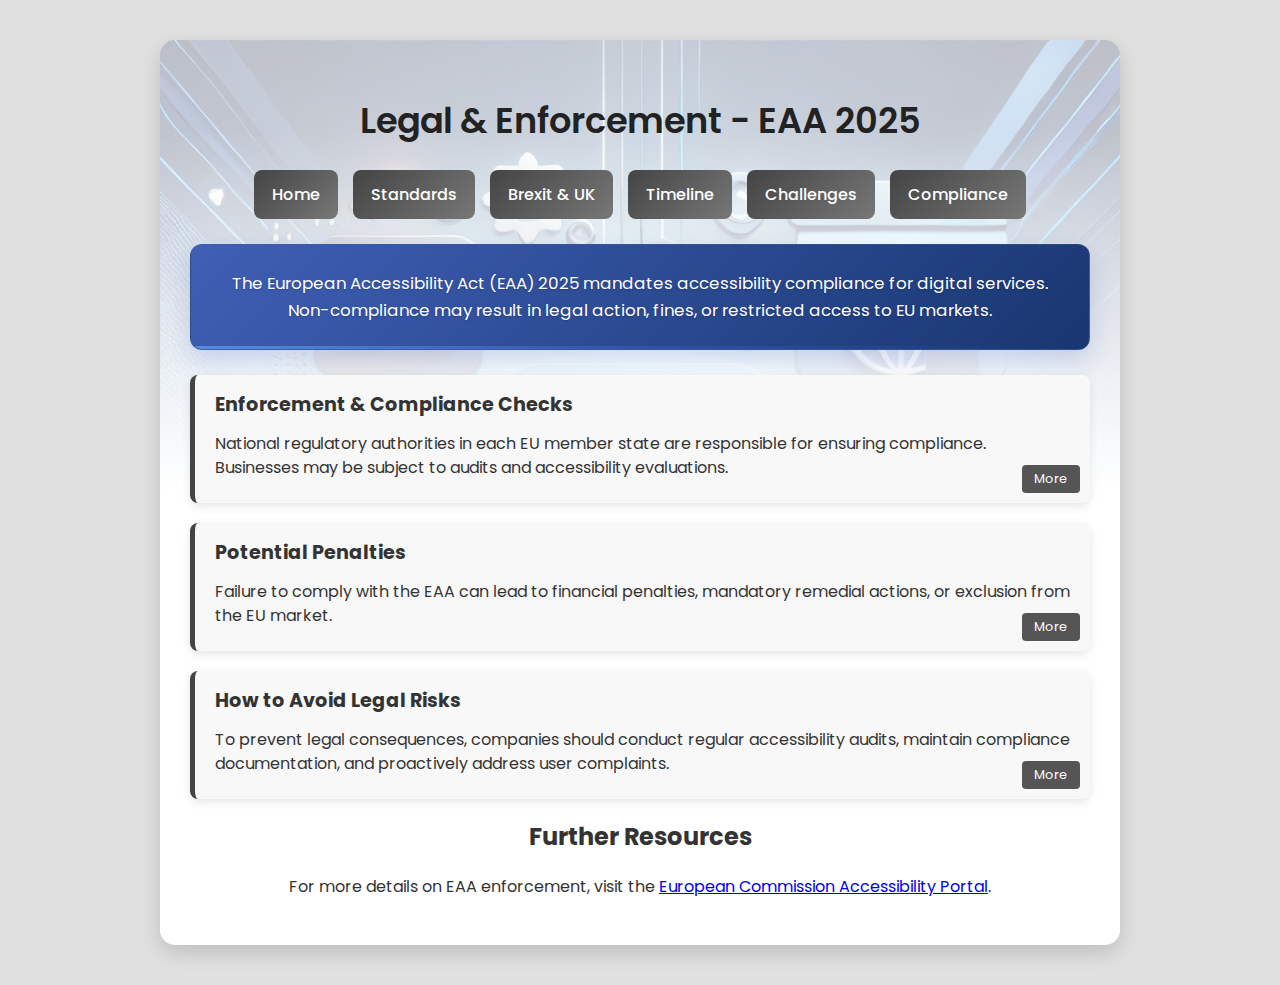
<file: public/legal.html>
<!DOCTYPE html>
<html lang="en">
<head>
    <meta charset="UTF-8">
    <meta name="viewport" content="width=device-width, initial-scale=1.0">
    <title>Legal & Enforcement - EAA 2025</title>
    <link rel="stylesheet" href="assets/style.css">
    <script defer src="assets/script.js"></script>
</head>
<body>
    <div class="container">
        <h1>Legal & Enforcement - EAA 2025</h1>
        <div class="nav">
            <a href="index.html">Home</a>
            <a href="standards.html">Standards</a>
            <a href="brexit.html">Brexit & UK</a>
            <a href="timeline.html">Timeline</a>
            <a href="challenges.html">Challenges</a>
            <a href="compliance.html">Compliance</a>
        </div>
        
        <div class="summary-box">
            <p>The European Accessibility Act (EAA) 2025 mandates accessibility compliance for digital services. Non-compliance may result in legal action, fines, or restricted access to EU markets.</p>
        </div>

        <div class="callout">
            <h3>Enforcement & Compliance Checks</h3>
            <p>National regulatory authorities in each EU member state are responsible for ensuring compliance. Businesses may be subject to audits and accessibility evaluations.</p>
            <button class="more-btn" data-modal="modal1">More</button>
        </div>
        
        <div class="callout">
            <h3>Potential Penalties</h3>
            <p>Failure to comply with the EAA can lead to financial penalties, mandatory remedial actions, or exclusion from the EU market.</p>
            <button class="more-btn" data-modal="modal2">More</button>
        </div>
        
        <div class="callout">
            <h3>How to Avoid Legal Risks</h3>
            <p>To prevent legal consequences, companies should conduct regular accessibility audits, maintain compliance documentation, and proactively address user complaints.</p>
            <button class="more-btn" data-modal="modal3">More</button>
        </div>
        
        <h2>Further Resources</h2>
        <p>For more details on EAA enforcement, visit the <a href="https://ec.europa.eu/social/main.jsp?catId=1202" target="_blank">European Commission Accessibility Portal</a>.</p>
    </div>

    <!-- Modal Dialogs -->
    <div id="modal1" class="modal">
        <div class="modal-content">
            <span class="close">&times;</span>
            <h2>Enforcement & Compliance Checks</h2>
            <div class="modal-text">
                <p>The EAA will be enforced at the national level by designated authorities in each EU Member State. These authorities will conduct <strong>compliance checks and respond to complaints</strong> about inaccessible services.</p>
                
                <p>For news website operators, this could include:</p>
                <ul>
                    <li>Formal audits of your site's accessibility features</li>
                    <li>Requests for evidence of compliance (such as documentation or conformance reports)</li>
                    <li>Investigation of user complaints submitted through official channels</li>
                </ul>
                
                <p>If a news website is found non-compliant, regulators may first issue a notice requiring the issues to be fixed within a given timeframe. Persistent failure to comply can lead to penalties – the EAA mandates that penalties be "effective, proportionate and dissuasive," which likely means <strong>substantial fines or legal orders</strong> in serious cases.</p>
                
                <p>Some national implementations specify fines that can range up to tens of thousands of euros. Additionally, the law ensures that consumers and advocacy groups have the right to take complaints to court or administrative bodies if a service isn't accessible.</p>
                
                <p>Businesses should prepare for these compliance checks by:</p>
                <ul>
                    <li>Maintaining thorough documentation of accessibility efforts</li>
                    <li>Creating and regularly updating an accessibility statement</li>
                    <li>Establishing internal processes to address reported issues quickly</li>
                    <li>Conducting regular self-audits to identify and fix problems proactively</li>
                </ul>
                
                <p>The bottom line: digital news providers must treat accessibility lapses as compliance risks – it's far better to address issues proactively than to face enforcement action or reputational damage from complaints.</p>
            </div>
        </div>
    </div>

    <div id="modal2" class="modal">
        <div class="modal-content">
            <span class="close">&times;</span>
            <h2>Potential Penalties</h2>
            <div class="modal-text">
                <p>The EAA requires that all penalties for non-compliance be <strong>"effective, proportionate and dissuasive"</strong>. While the exact penalties will vary by EU member state, businesses can expect serious consequences including:</p>
                
                <ul>
                    <li><strong>Financial penalties:</strong> Fines that could range from several thousand to tens of thousands of euros, depending on the severity of non-compliance, size of the organization, and impact on users</li>
                    <li><strong>Mandatory remediation orders:</strong> Legal requirements to fix accessibility issues within specific timeframes</li>
                    <li><strong>Market restrictions:</strong> Potential limitations on selling products or services within EU markets until compliance is achieved</li>
                    <li><strong>Legal proceedings:</strong> Exposure to lawsuits from individual consumers or advocacy groups under national legal frameworks</li>
                </ul>
                
                <p>For digital news platforms, non-compliance could result in:</p>
                <ul>
                    <li>Orders to redesign key website features or functionality</li>
                    <li>Requirements to provide alternative accessible versions of content</li>
                    <li>Mandatory reporting to regulatory authorities on remediation progress</li>
                    <li>Public disclosure of non-compliance findings, resulting in reputational damage</li>
                </ul>
                
                <p>Importantly, the EAA creates a legal framework for consumers and organizations representing people with disabilities to take action through:</p>
                <ul>
                    <li>Administrative procedures with national enforcement bodies</li>
                    <li>Court proceedings in cases of persistent non-compliance</li>
                    <li>Consumer protection mechanisms</li>
                </ul>
                
                <p>News organizations should note that enforcement will likely become more stringent over time as accessibility awareness increases and national authorities develop their enforcement mechanisms.</p>
            </div>
        </div>
    </div>

    <div id="modal3" class="modal">
        <div class="modal-content">
            <span class="close">&times;</span>
            <h2>How to Avoid Legal Risks</h2>
            <div class="modal-text">
                <p>To prevent legal consequences and ensure compliance with the EAA, digital news providers should adopt a proactive and comprehensive approach to accessibility. Key steps include:</p>
                
                <ul>
                    <li><strong>Conducting regular accessibility audits:</strong> Use automated testing tools and manual reviews to identify accessibility issues on your website and digital content.</li>
                    <li><strong>Maintaining comprehensive compliance documentation:</strong> Keep records of all accessibility efforts, including audit results, remediation plans, and user feedback.</li>
                    <li><strong>Establishing internal processes to address reported issues quickly:</strong> Create a system for users to report accessibility issues and ensure that these issues are addressed promptly and effectively.</li>
                    <li><strong>Creating and regularly updating an accessibility statement:</strong> Publish a clear and detailed accessibility statement on your website, outlining your commitment to accessibility and providing contact information for users to report issues.</li>
                    <li><strong>Providing accessibility training for staff:</strong> Ensure that all staff members involved in creating and maintaining digital content receive training on accessibility best practices.</li>
                    <li><strong>Engaging with users with disabilities:</strong> Seek feedback from users with disabilities to identify and address accessibility issues and improve the overall user experience.</li>
                    <li><strong>Staying up-to-date with accessibility standards and guidelines:</strong> Keep abreast of the latest accessibility standards and guidelines, such as WCAG, and ensure that your website and digital content comply with these standards.</li>
                </ul>
                
                <p>By taking these steps, digital news providers can significantly reduce their legal risks and ensure that their content is accessible to all users, regardless of their abilities.</p>
            </div>
        </div>
    </div>

    <script>
        document.addEventListener('DOMContentLoaded', function() {
            const modals = document.querySelectorAll('.modal');
            const moreBtns = document.querySelectorAll('.more-btn');
            const closeBtns = document.querySelectorAll('.close');

            // Function to open modal
            function openModal(modalId) {
                const modal = document.getElementById(modalId);
                if (modal) {
                    modal.style.display = 'block';
                    document.body.style.overflow = 'hidden'; // Prevent background scrolling
                }
            }

            // Function to close modal
            function closeModal(modal) {
                modal.style.display = 'none';
                document.body.style.overflow = ''; // Restore scrolling
            }

            // Add click event listener to each "More" button
            moreBtns.forEach(btn => {
                btn.addEventListener('click', function(e) {
                    e.preventDefault(); // Prevent default button behavior
                    const modalId = this.getAttribute('data-modal');
                    openModal(modalId);
                });
            });

            // Add click event listener to each close button
            closeBtns.forEach(btn => {
                btn.addEventListener('click', function() {
                    closeModal(this.closest('.modal'));
                });
            });

            // Close modal when clicking outside of it
            window.addEventListener('click', function(event) {
                if (event.target.classList.contains('modal')) {
                    closeModal(event.target);
                }
            });

            // Close modal with ESC key
            document.addEventListener('keydown', function(e) {
                if (e.key === 'Escape') {
                    modals.forEach(modal => {
                        if (modal.style.display === 'block') {
                            closeModal(modal);
                        }
                    });
                }
            });
        });
    </script>
</body>
</html>
</file>
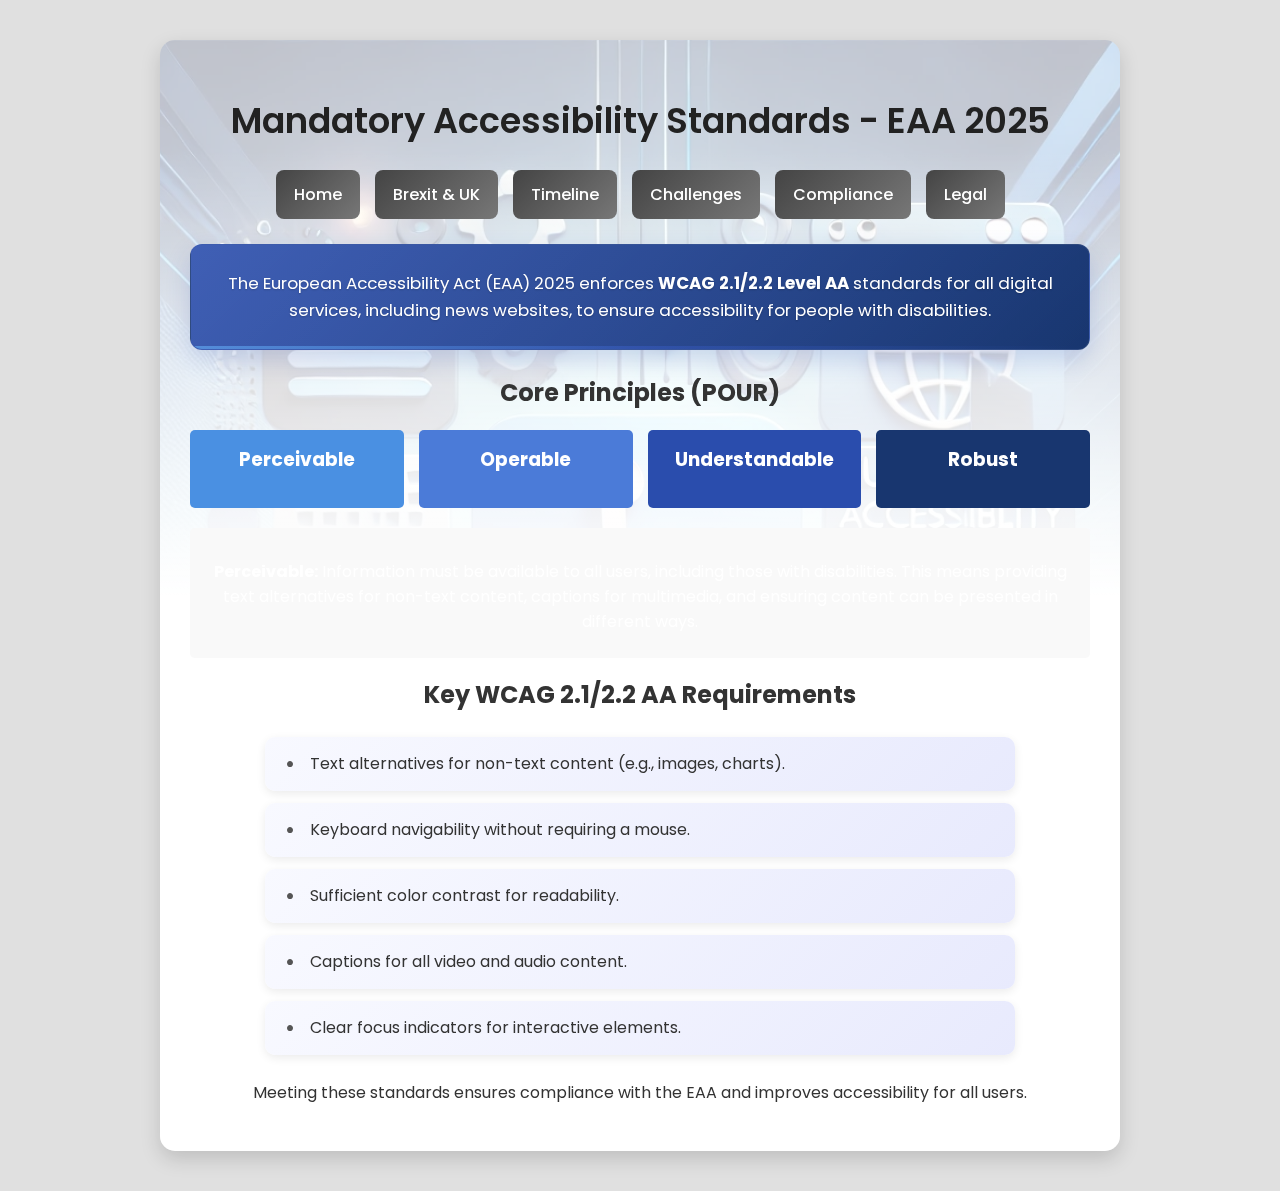
<file: public/standards.html>
<!DOCTYPE html>
<html lang="en">
<head>
    <meta charset="UTF-8">
    <meta name="viewport" content="width=device-width, initial-scale=1.0">
    <title>Accessibility Standards - EAA 2025</title>
    <link rel="stylesheet" href="assets/style.css">
    <script defer src="assets/script.js"></script>
    <body>
        <div class="container">
            <h1>Mandatory Accessibility Standards - EAA 2025</h1>
            <div class="nav">
                <a href="index.html">Home</a>
                <a href="brexit.html">Brexit & UK</a>
                <a href="timeline.html">Timeline</a>
                <a href="challenges.html">Challenges</a>
                <a href="compliance.html">Compliance</a>
                <a href="legal.html">Legal</a>
            </div>
            <div class="summary-box">
                <p>The European Accessibility Act (EAA) 2025 enforces <strong>WCAG 2.1/2.2 Level AA</strong> standards for all digital services, including news websites, to ensure accessibility for people with disabilities.</p>
            </div>
            
            <h2>Core Principles (POUR)</h2>
            <div class="pour-grid">
                <div class="pour-box perceivable" data-target="perceivable">
                    <h3>Perceivable</h3>
                </div>
                <div class="pour-box operable" data-target="operable">
                    <h3>Operable</h3>
                </div>
                <div class="pour-box understandable" data-target="understandable">
                    <h3>Understandable</h3>
                </div>
                <div class="pour-box robust" data-target="robust">
                    <h3>Robust</h3>
                </div>
            </div>
            
            <div id="perceivable" class="pour-details">
                <p><strong>Perceivable:</strong> Information must be available to all users, including those with disabilities. This means providing text alternatives for non-text content, captions for multimedia, and ensuring content can be presented in different ways.</p>
            </div>
            <div id="operable" class="pour-details">
                <p><strong>Operable:</strong> Website navigation and functionality should work via keyboard and assistive devices. Users must be able to navigate, find content, and operate interfaces regardless of their input method.</p>
            </div>
            <div id="understandable" class="pour-details">
                <p><strong>Understandable:</strong> Content must be clear, predictable, and easy to comprehend. Information should be readable, websites should operate in predictable ways, and interfaces should help users avoid and correct mistakes.</p>
            </div>
            <div id="robust" class="pour-details">
                <p><strong>Robust:</strong> Websites must be compatible with current and future assistive technologies. Content must be robust enough to be reliably interpreted by a wide variety of user agents and technologies.</p>
            </div>
            
            <h2>Key WCAG 2.1/2.2 AA Requirements</h2>
            <ul>
                <li>Text alternatives for non-text content (e.g., images, charts).</li>
                <li>Keyboard navigability without requiring a mouse.</li>
                <li>Sufficient color contrast for readability.</li>
                <li>Captions for all video and audio content.</li>
                <li>Clear focus indicators for interactive elements.</li>
            </ul>
            <p>Meeting these standards ensures compliance with the EAA and improves accessibility for all users.</p>
        </div>
    
        <script>
            document.addEventListener('DOMContentLoaded', function() {
                const pourBoxes = document.querySelectorAll('.pour-box');
                const pourDetails = document.querySelectorAll('.pour-details');

                // Show the first detail by default and set its background color to match its box
                const defaultBox = document.querySelector('.pour-box[data-target="perceivable"]');
                const perceivableDetail = document.getElementById('perceivable');
                perceivableDetail.classList.add('active');
                perceivableDetail.style.backgroundColor = window.getComputedStyle(defaultBox).backgroundColor;

                pourBoxes.forEach(box => {
                    box.addEventListener('mouseover', function() {
                        // Hide all details first
                        pourDetails.forEach(detail => {
                            detail.classList.remove('active');
                        });
                        
                        // Show the corresponding detail and update its background color
                        const targetId = this.getAttribute('data-target');
                        const targetDetail = document.getElementById(targetId);
                        targetDetail.style.backgroundColor = window.getComputedStyle(this).backgroundColor;
                        targetDetail.classList.add('active');
                    });
                });
            });
        </script>
    </body>
</html>
</file>
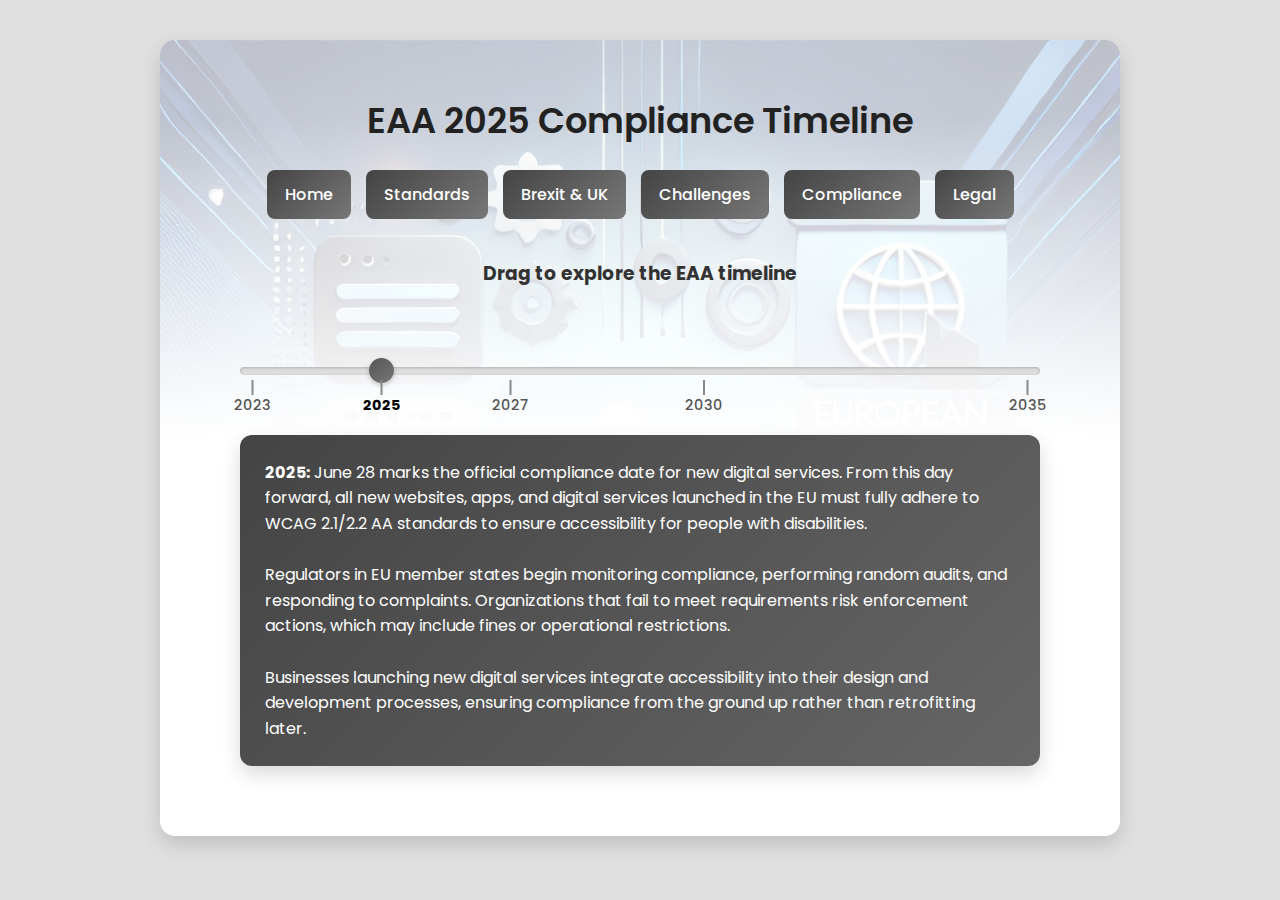
<file: public/timeline.html>
<!DOCTYPE html>
<html lang="en">
<head>
    <meta charset="UTF-8">
    <meta name="viewport" content="width=device-width, initial-scale=1.0">
    <title>EAA 2025 Compliance Timeline</title>
    <link rel="stylesheet" href="assets/style.css">
    <script defer src="assets/script.js"></script>
    <script>
        function highlightCurrentYear(year) {
            document.querySelectorAll('.timeline-labels span').forEach(span => {
                if (span.dataset.year === year.toString()) {
                    span.style.color = '#000';
                    span.style.fontWeight = 'bold';
                } else {
                    span.style.color = '#555';
                    span.style.fontWeight = '500';
                }
            });
        }

        function updateTimeline() {
            const timelineData = {
                2023: "<strong>2023:</strong> The European Commission releases official guidelines and technical standards for the EAA. These documents outline the requirements digital services must meet to comply with accessibility laws. Businesses begin to assess the impact and plan their adaptation strategies.<br><br>Organizations providing digital services start consultations with accessibility experts to understand the technical changes needed. The focus is on ensuring early compliance to avoid legal risks.<br><br>Many companies begin internal audits and accessibility training programs to educate their teams on WCAG 2.1/2.2 standards.",
                2025: "<strong>2025:</strong> June 28 marks the official compliance date for new digital services. From this day forward, all new websites, apps, and digital services launched in the EU must fully adhere to WCAG 2.1/2.2 AA standards to ensure accessibility for people with disabilities.<br><br>Regulators in EU member states begin monitoring compliance, performing random audits, and responding to complaints. Organizations that fail to meet requirements risk enforcement actions, which may include fines or operational restrictions.<br><br>Businesses launching new digital services integrate accessibility into their design and development processes, ensuring compliance from the ground up rather than retrofitting later.",
                2027: "<strong>2027:</strong> This year serves as a critical midpoint review for existing digital services. Companies that were operational before 2025 should now be at least halfway through their compliance adaptation to meet the 2030 deadline.<br><br>Industry watchdogs and consumer advocacy groups assess compliance progress and highlight common areas where organizations are still failing to meet accessibility standards.<br><br>Businesses refine their accessibility implementation plans, updating their roadmaps based on feedback, evolving technology, and best practices to ensure full compliance by 2030.",
                2030: "<strong>2030:</strong> June 28 is the final deadline for all existing digital services to be fully compliant with EAA accessibility requirements. Websites, applications, and other digital services that predate 2025 must now conform to WCAG 2.1/2.2 AA standards.<br><br>Regulators across the EU enforce compliance by conducting audits and responding to complaints from users who experience accessibility barriers. Organizations that are found non-compliant may face legal penalties or forced remediation orders.<br><br>Companies solidify their ongoing accessibility strategies, ensuring that compliance remains a continuous effort rather than a one-time adjustment. Periodic audits and user feedback mechanisms become standard practices in digital service maintenance.",
                2035: "<strong>2035:</strong> A decade after the EAA was first enforced, accessibility is now a fully integrated standard across digital industries. Future revisions to WCAG and accessibility laws are expected, requiring businesses to remain adaptable.<br><br>Technology advancements such as AI-driven accessibility tools, voice navigation, and more refined screen reader compatibility continue to shape the digital accessibility landscape.<br><br>EU regulators and accessibility organizations begin reviewing the impact of the EAA and considering potential updates to improve inclusivity and address new challenges posed by emerging technologies."
            };
            
            let slider = document.getElementById("timelineSlider");
            let output = document.getElementById("timelineOutput");
            let year = slider.value;
            
            if (timelineData[year]) {
                output.innerHTML = timelineData[year];
            } else {
                output.innerHTML = `<strong>${year}:</strong> No significant updates.`;
            }

            highlightCurrentYear(year);
        }
    </script>
</head>
<body onload="updateTimeline()">
    <div class="container">
        <h1>EAA 2025 Compliance Timeline</h1>
        <div class="nav">
            <a href="index.html">Home</a>
            <a href="standards.html">Standards</a>
            <a href="brexit.html">Brexit & UK</a>
            <a href="challenges.html">Challenges</a>
            <a href="compliance.html">Compliance</a>
            <a href="legal.html">Legal</a>
        </div>
        <div class="timeline-container">
            <h3>Drag to explore the EAA timeline</h3>
            <input type="range" min="2023" max="2035" step="1" value="2025" class="timeline-slider" id="timelineSlider" oninput="updateTimeline()">
            <div class="timeline-labels">
                <span data-year="2023">2023</span>
                <span data-year="2025">2025</span>
                <span data-year="2027">2027</span>
                <span data-year="2030">2030</span>
                <span data-year="2035">2035</span>
            </div>
            <div class="timeline-box" id="timelineOutput"></div>
        </div>
    </div>
</body>
</html>
</file>
<file: public/assets/style.css>
@import url('https://fonts.googleapis.com/css2?family=Poppins:wght@300;400;600&display=swap');

body {
    font-family: 'Poppins', sans-serif;
    background: #e0e0e0;
    color: #333;
    margin: 0;
    padding: 40px 20px;
}
.container {
    max-width: 900px;
    margin: auto;
    background: #fff;
    padding: 30px;
    border-radius: 15px;
    box-shadow: 0px 8px 20px rgba(0, 0, 0, 0.15);
    text-align: center;
    background: linear-gradient(to bottom, rgba(255, 255, 255, 0.7) 10%, rgba(255, 255, 255, 1) 50%, #fff 50%), 
                url('../images/index.webp') no-repeat center top;
    background-size: cover;
}
h1 {
    color: #222;
    font-weight: 600;
    font-size: 2.2em;
}
.nav {
    display: flex;
    justify-content: center;
    gap: 15px;
    margin: 20px 0;
    flex-wrap: wrap;
}
.nav a {
    background: linear-gradient(135deg, #444, #777);
    color: white;
    padding: 12px 18px;
    border-radius: 8px;
    text-decoration: none;
    font-weight: 500;
    transition: all 0.3s ease;
}
.nav a:hover {
    background: linear-gradient(135deg, #222, #555);
    transform: scale(1.05);
}
/* Callout styles with improved spacing and appearance */
.callout {
    background: #f8f8f8;
    padding: 15px 20px;
    border-left: 5px solid #444;
    margin: 20px 0;
    border-radius: 8px;
    text-align: left;
    box-shadow: 0px 3px 10px rgba(0, 0, 0, 0.1);
    position: relative; /* Add positioning context for the button */
    min-height: 60px; /* Ensure enough height */
    display: flex;
    flex-direction: column;
    align-items: flex-start;
    gap: 8px; /* Add space between elements */
}

/* Style headers within callouts */
.callout h3 {
    margin-top: 0;
    margin-bottom: 5px;
    color: #333;
    font-size: 1.2em;
}

/* Style paragraphs within callouts */
.callout p {
    margin: 0 0 8px 0; /* Reduce bottom margin */
    line-height: 1.5;
}

/* Position the "More" button */
.callout .more-btn {
    position: absolute;
    bottom: 10px;
    right: 10px;
    margin: 0;
    background: #555;
    color: white;
    border: none;
    padding: 5px 12px;
    border-radius: 4px;
    cursor: pointer;
    font-size: 0.8em;
    transition: all 0.2s ease;
}

.callout .more-btn:hover {
    background: #444;
    transform: scale(1.05);
}

/* Link styling within callouts */
.callout a {
    color: #2a4dad;
    font-weight: 500;
    text-decoration: none;
}

.callout a:hover {
    text-decoration: underline;
    color: #18366f;
}
.accordion {
    text-align: left;
    max-width: 750px;
    margin: auto;
}
.accordion-item {
    background: #f8f8f8;
    margin: 10px 0;
    border-radius: 8px;
    box-shadow: 0px 3px 10px rgba(0, 0, 0, 0.05);
    overflow: hidden;
}
.accordion-header {
    padding: 15px;
    font-size: 1.1em;
    font-weight: 600;
    cursor: pointer;
    background: linear-gradient(135deg, #555, #777);
    color: white;
}
.accordion-content {
    padding: 15px;
    display: none;
    background: white;
}
.summary-box {
    background: linear-gradient(135deg, #2a4dad, #18366f);
    color: white;
    padding: 25px;
    border-radius: 12px;
    margin: 25px 0;
    box-shadow: 0 10px 25px rgba(42, 77, 173, 0.2);
    position: relative;
    overflow: hidden;
    border: 1px solid rgba(255, 255, 255, 0.1);
}

/* Add subtle pattern overlay */
.summary-box::before {
    content: '';
    position: absolute;
    top: 0;
    left: 0;
    right: 0;
    bottom: 0;
    background: linear-gradient(135deg, rgba(255, 255, 255, 0.1) 0%, rgba(255, 255, 255, 0) 100%);
    z-index: 1;
    pointer-events: none;
}

/* Style paragraphs within summary boxes */
.summary-box p {
    margin: 0;
    position: relative;
    z-index: 2;
    line-height: 1.6;
    font-size: 1.05em;
    text-shadow: 0 1px 2px rgba(0, 0, 0, 0.2);
}

/* Add subtle accent element */
.summary-box::after {
    content: '';
    position: absolute;
    bottom: 0;
    left: 0;
    width: 100%;
    height: 3px;
    background: linear-gradient(90deg, #4A90E2, #2a4dad, #18366f);
    opacity: 0.8;
}

/* Make links in summary boxes more visible */
.summary-box a {
    color: #a9c6ff;
    text-decoration: none;
    font-weight: 500;
    border-bottom: 1px dotted rgba(255, 255, 255, 0.4);
    transition: all 0.2s ease;
}

.summary-box a:hover {
    color: white;
    border-bottom: 1px solid white;
}
ul {
    text-align: left;
    max-width: 750px;
    margin: 25px auto;
    padding: 0;
    list-style: none;
}
ul li {
    background: linear-gradient(135deg, #f8f9ff, #e8eafd);
    padding: 15px 20px 15px 45px;
    margin: 12px 0;
    border-radius: 10px;
    position: relative;
    line-height: 1.5;
    transition: all 0.3s ease;
    box-shadow: 0 3px 10px rgba(0, 0, 0, 0.08);
}
ul li:hover {
    transform: translateX(5px);
    background: linear-gradient(135deg, #e8eafd, #d8dafd);
    box-shadow: 0 5px 15px rgba(0, 0, 0, 0.1);
}
ul li::before {
    content: '•';
    position: absolute;
    left: 20px;
    color: #555;
    font-size: 1.5em;
    line-height: 1;
    top: 50%;
    transform: translateY(-50%);
}
/* For nested lists */
ul ul {
    margin: 10px 0 5px 0;
}
ul ul li {
    background: linear-gradient(135deg, #ffffff, #f5f6fe);
    margin: 8px 0;
    padding: 12px 20px 12px 40px;
}
ul ul li::before {
    content: '◦';
    font-size: 1.2em;
}

/* Timeline Container */
.timeline-container {
    position: relative;
    margin: 40px auto; /* Additional top/bottom spacing */
    padding: 0 12px;
    max-width: 800px;  /* Wider container for better spacing */
}

/* Slider */
.timeline-slider {
    width: 100%;
    -webkit-appearance: none;
    appearance: none;
    background: #ddd;
    height: 8px;
    border-radius: 10px;
    outline: none;
    transition: 0.3s;
    margin: 60px 0 30px; /* Increase top margin for labels, reduce bottom for spacing */
    box-shadow: inset 0 1px 3px rgba(0, 0, 0, 0.2);
}

/* Slider Thumb Hover */
.timeline-slider:hover {
    background: #888;
}

.timeline-slider::-webkit-slider-thumb {
    -webkit-appearance: none;
    appearance: none;
    width: 25px;
    height: 25px;
    border-radius: 50%;
    background: linear-gradient(135deg, #555, #777);
    cursor: pointer;
    box-shadow: 0 2px 5px rgba(0, 0, 0, 0.2);
    transition: all 0.2s;
}
.timeline-slider::-moz-range-thumb {
    width: 25px;
    height: 25px;
    border-radius: 50%;
    background: linear-gradient(135deg, #555, #777);
    cursor: pointer;
    box-shadow: 0 2px 5px rgba(0, 0, 0, 0.2);
    transition: all 0.2s;
    border: none;
}
.timeline-slider::-webkit-slider-thumb:hover {
    transform: scale(1.1);
    background: linear-gradient(135deg, #444, #666);
}
.timeline-slider::-moz-range-thumb:hover {
    transform: scale(1.1);
    background: linear-gradient(135deg, #444, #666);
}

/* Timeline Labels */
.timeline-labels {
    display: flex;
    justify-content: space-between;
    position: relative;
    width: 100%;
    margin-top: -10px;   /* Bring labels closer to slider without overlapping */
    margin-bottom: 40px; /* Space between labels and timeline box */
    z-index: 2;          /* Ensure labels are on top */
}

/* Position each year label based on slider steps from 2023 to 2035 (12 steps) */
.timeline-labels span {
    position: absolute;
    transform: translateX(-50%);
    color: #555;
    font-size: 0.9em;
    font-weight: 500;
}

/* 
   Years: 2023 (start) => 0%
          2025 => 2 of 12 steps => 16.6667%
          2027 => 4 of 12 steps => 33.3333%
          2030 => 7 of 12 steps => 58.3333%
          2035 => 12 of 12 steps => 100%
*/
.timeline-labels span:nth-child(1) { left: 1.5%; }         /* 2023 */
.timeline-labels span:nth-child(2) { left: 17.645%; }   /* 2025 */
.timeline-labels span:nth-child(3) { left: 33.8%; }   /* 2027 */
.timeline-labels span:nth-child(4) { left: 58%; }   /* 2030 */
.timeline-labels span:nth-child(5) { left: 98.45%; }       /* 2035 */

/* Label Markers */
.timeline-labels span::before {
    content: '';
    position: absolute;
    height: 15px;
    width: 2px;
    background-color: #888;
    bottom: 100%; /* Place line above text */
    left: 50%;
    transform: translateX(-50%);
}

/* Timeline Box */
.timeline-box {
    position: relative;
    background: linear-gradient(135deg, #444, #666);
    color: white;
    padding: 25px;
    border-radius: 12px;
    margin-top: 20px;
    box-shadow: 0px 8px 20px rgba(0, 0, 0, 0.15);
    text-align: left;
    min-height: 150px;
    line-height: 1.6;
    z-index: 1;
}

.pour-grid {
    display: flex;
    justify-content: space-between;
    gap: 15px;
    margin-bottom: 20px;
}

.pour-box {
    flex: 1;
    padding: 15px;
    text-align: center;
    background-color: #f0f0f0;
    border-radius: 5px;
    cursor: pointer;
    transition: background-color 0.3s;
    color: white;
}

.pour-box:hover {
    background-color: #e0e0e0;
}

.pour-box h3 {
    margin-top: 0;
}

.pour-box.perceivable {
    background-color: #4A90E2; /* a darker shade of blue */
    color: white; /* Ensure the font color is white */
}

.pour-box.operable {
    background-color: #4b7bd8; /* bright sky blue */
}

.pour-box.understandable {
    background-color: #2a4dad; /* rich medium blue */ 
}

.pour-box.robust {
    background-color:  #18366f; /* deep navy blue */
}


.pour-details {
    display: none;
    padding: 15px;
    background-color: #f9f9f9;
    border-radius: 5px;
    margin-top: 10px;
    height: 100px; /* Fixed height */
    overflow: auto; /* Enables scrolling if content exceeds height */
    transition: background-color 0.3s ease;
    color: white;
}

.pour-details.active {
    display: block;
}

.challenges-grid {
    display: grid;
    grid-template-columns: 1fr 2fr;
    gap: 20px;
    margin-top: 20px;
}

.challenge-title {
    font-weight: 600;
    background-color: #f0f0f0;
    padding: 15px;
    border-radius: 8px;
}

.challenge-detail {
    position: relative; /* Ensure positioning context for the button */
    font-size: 0.9em; /* Reduce text size */
    background-color: #fff;
    padding: 15px;
    padding-bottom: 1px; /* Add padding at the bottom to create space for the button */
    border-radius: 8px;
    box-shadow: 0px 3px 10px rgba(0, 0, 0, 0.05);
    min-height: 100px; /* Increase the minimum height */
}

/* Fix conflicting more-btn styles */
.more-btn {
    background: #6AA; /* Less prominent color */
    color: white;
    border: none;
    padding: 5px 10px; /* Smaller padding */
    border-radius: 5px;
    cursor: pointer;
    font-family: 'Poppins', sans-serif;
    font-size: 0.6em; /* Slightly larger for better visibility */
    transition: all 0.3s ease;
    position: absolute; /* Position the button */
    bottom: 10px; /* Distance from the bottom */
    right: 10px; /* Distance from the right */
    margin-top: 0; /* Reset margin */
}

.more-btn:hover {
    background: #666; /* Slightly darker on hover */
    transform: scale(1.05);
}

/* Modal styles */
.modal {
    display: none;
    position: fixed;
    z-index: 1000;
    left: 0;
    top: 0;
    width: 100%;
    height: 100%;
    overflow: auto;
    background-color: rgba(0, 0, 0, 0.5);
    align-items: center;
    justify-content: center;
}

.modal-content {
    background-color: #fff;
    margin: 10vh auto; /* Position from the top */
    padding: 20px;
    border: 1px solid #888;
    width: 80%;
    max-width: 600px;
    border-radius: 10px;
    box-shadow: 0 5px 15px rgba(0, 0, 0, 0.3);
    overflow-y: auto;
    max-height: 70vh;
    position: relative; /* Ensure positioning context */
}

.close {
    color: #aaa;
    float: right;
    font-size: 28px;
    font-weight: bold;
    cursor: pointer;
    position: absolute;
    right: 20px;
    top: 10px;
}

.close:hover,
.close:focus {
    color: #000;
    text-decoration: none;
}

.modal-text {
    line-height: 1.6;
    margin-top: 15px;
}

.modal-text p {
    margin-bottom: 15px;
}

.modal-text strong {
    font-weight: 600;
}
</file>
